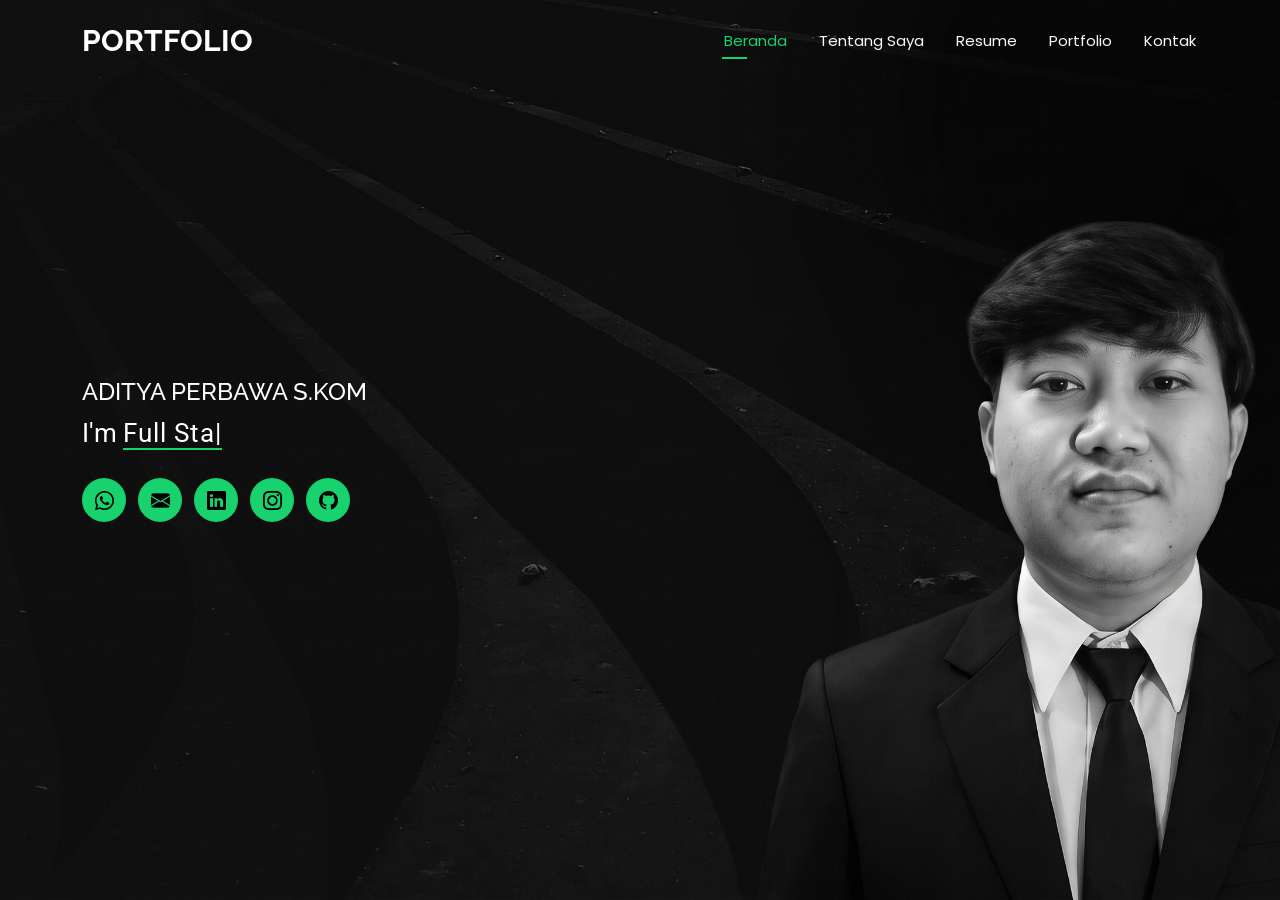
<file: index.html>
<!doctype html>
<html lang="en">
  <head>
    <meta charset="utf-8" />
    <meta content="width=device-width, initial-scale=1.0" name="viewport" />
    <title>PORTFOLIO | Home</title>
    <meta name="description" content="" />
    <meta name="keywords" content="" />

    <!-- Favicons -->
    <link href="assets/img/favicon.png" rel="icon" />
    <link href="assets/img/apple-touch-icon.png" rel="apple-touch-icon" />

    <!-- Fonts -->
    <link href="https://fonts.googleapis.com" rel="preconnect" />
    <link href="https://fonts.gstatic.com" rel="preconnect" crossorigin />
    <link
      href="https://fonts.googleapis.com/css2?family=Roboto:ital,wght@0,100;0,300;0,400;0,500;0,700;0,900;1,100;1,300;1,400;1,500;1,700;1,900&family=Poppins:ital,wght@0,100;0,200;0,300;0,400;0,500;0,600;0,700;0,800;0,900;1,100;1,200;1,300;1,400;1,500;1,600;1,700;1,800;1,900&family=Raleway:ital,wght@0,100;0,200;0,300;0,400;0,500;0,600;0,700;0,800;0,900;1,100;1,200;1,300;1,400;1,500;1,600;1,700;1,800;1,900&display=swap"
      rel="stylesheet"
    />

    <!-- Vendor CSS Files -->
    <link
      href="assets/vendor/bootstrap/css/bootstrap.min.css"
      rel="stylesheet"
    />
    <link
      href="assets/vendor/bootstrap-icons/bootstrap-icons.css"
      rel="stylesheet"
    />
    <link href="assets/vendor/aos/aos.css" rel="stylesheet" />
    <link href="assets/vendor/swiper/swiper-bundle.min.css" rel="stylesheet" />
    <link
      href="assets/vendor/glightbox/css/glightbox.min.css"
      rel="stylesheet"
    />

    <!-- Main CSS File -->
    <link href="assets/css/main.css" rel="stylesheet" />

    <!-- =======================================================
  * Template Name: PORTFOLIO
  * Template URL: https://bootstrapmade.com/personal-free-resume-bootstrap-template/
  * Updated: Mar 05 2025 with Bootstrap v5.3.3
  * Author: BootstrapMade.com
  * License: https://bootstrapmade.com/license/
  ======================================================== -->
  </head>

  <body class="index-page">
    <header id="header" class="header d-flex align-items-center fixed-top">
      <div
        class="container-fluid container-xl position-relative d-flex align-items-center justify-content-between"
      >
        <a href="index.html" class="logo d-flex align-items-center">
          <!-- Uncomment the line below if you also wish to use an image logo -->
          <!-- <img src="assets/img/logo.webp" alt=""> -->
          <h1 class="sitename">PORTFOLIO</h1>
        </a>

        <nav id="navmenu" class="navmenu">
          <ul>
            <li><a href="index.html" class="active">Beranda</a></li>
            <li><a href="about.html">Tentang Saya</a></li>
            <li><a href="resume.html">Resume</a></li>
            <li><a href="portfolio.html">Portfolio</a></li>
            <li><a href="contact.html">Kontak</a></li>
          </ul>
          <i class="mobile-nav-toggle d-xl-none bi bi-list"></i>
        </nav>
      </div>
    </header>

    <main class="main">
      <!-- Hero Section -->
      <section id="hero" class="hero section dark-background">
        <img src="assets/img/hero-bg.jpg" alt="" data-aos="fade-in" />

        <div class="container" data-aos="zoom-out" data-aos-delay="100">
          <h4>ADITYA PERBAWA S.KOM</h4>
          <p>
            I'm
            <span
              class="typed"
              data-typed-items="Full Stack Developer,Software Engineer"
            ></span
            ><span class="typed-cursor typed-cursor--blink"></span>
          </p>
          <div
            class="social-links portfolio-social-links"
            aria-label="Social media and contact links"
          >
            <a href="contact.html" aria-label="WhatsApp" title="WhatsApp">
              <i class="bi bi-whatsapp" aria-hidden="true"></i>
            </a>
            <a href="contact.html" aria-label="Gmail" title="Gmail">
              <i class="bi bi-envelope-fill" aria-hidden="true"></i>
            </a>
            <a href="contact.html" aria-label="LinkedIn" title="LinkedIn">
              <i class="bi bi-linkedin" aria-hidden="true"></i>
            </a>
            <a href="contact.html" aria-label="Instagram" title="Instagram">
              <i class="bi bi-instagram" aria-hidden="true"></i>
            </a>
            <a href="contact.html" aria-label="GitHub" title="GitHub">
              <i class="bi bi-github" aria-hidden="true"></i>
            </a>
          </div>
        </div>
      </section>
      <!-- /Hero Section -->
    </main>

    <!-- Scroll Top -->
    <a
      href="#"
      id="scroll-top"
      class="scroll-top d-flex align-items-center justify-content-center"
      ><i class="bi bi-arrow-up-short"></i
    ></a>

    <!-- Preloader -->
    <div id="preloader"></div>

    <!-- Vendor JS Files -->
    <script src="assets/vendor/bootstrap/js/bootstrap.bundle.min.js"></script>
    <script src="assets/vendor/aos/aos.js"></script>
    <script src="assets/vendor/typed.js/typed.umd.js"></script>
    <script src="assets/vendor/swiper/swiper-bundle.min.js"></script>
    <script src="assets/vendor/glightbox/js/glightbox.min.js"></script>
    <script src="assets/vendor/imagesloaded/imagesloaded.pkgd.min.js"></script>
    <script src="assets/vendor/isotope-layout/isotope.pkgd.min.js"></script>

    <!-- Main JS File -->
    <script src="assets/js/main.js"></script>
  </body>
</html>
</file>
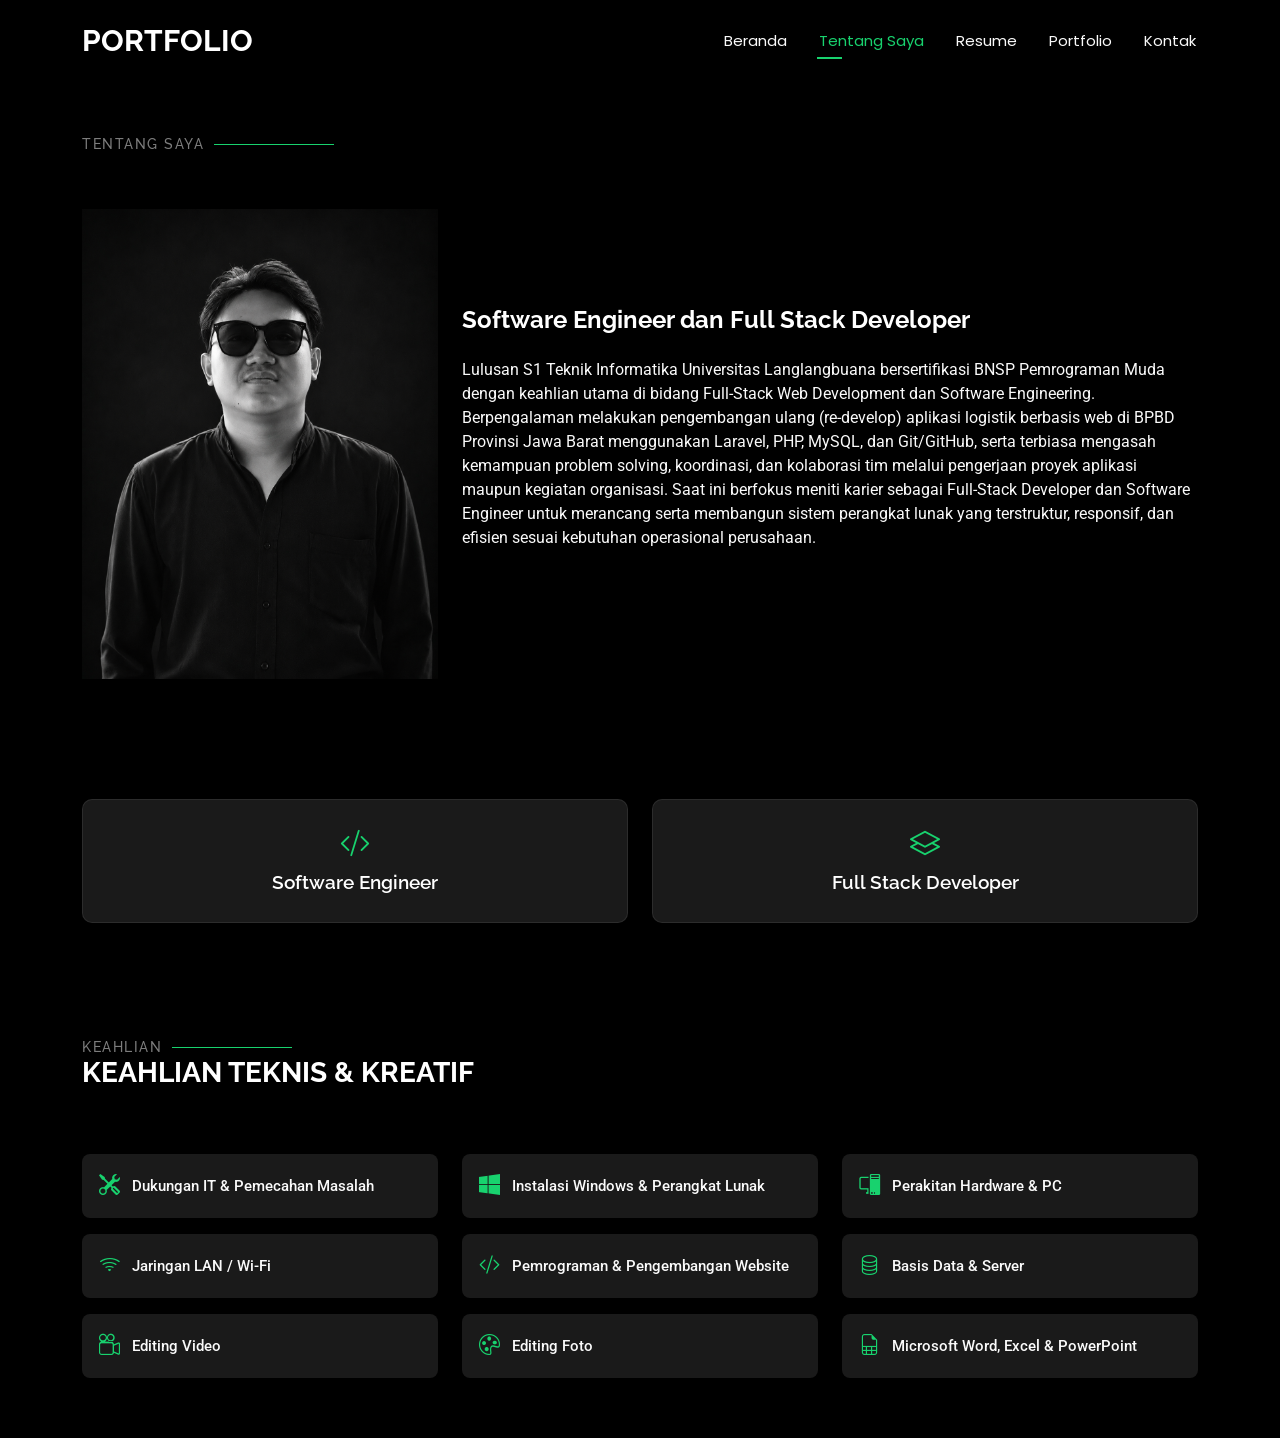
<file: about.html>
<!doctype html>
<html lang="en">
  <head>
    <meta charset="utf-8" />
    <meta content="width=device-width, initial-scale=1.0" name="viewport" />
    <title>PORTFOLIO | About Me</title>
    <meta name="description" content="" />
    <meta name="keywords" content="" />

    <!-- Favicons -->
    <link href="assets/img/favicon.png" rel="icon" />
    <link href="assets/img/apple-touch-icon.png" rel="apple-touch-icon" />

    <!-- Fonts -->
    <link href="https://fonts.googleapis.com" rel="preconnect" />
    <link href="https://fonts.gstatic.com" rel="preconnect" crossorigin />
    <link
      href="https://fonts.googleapis.com/css2?family=Roboto:ital,wght@0,100;0,300;0,400;0,500;0,700;0,900;1,100;1,300;1,400;1,500;1,700;1,900&family=Poppins:ital,wght@0,100;0,200;0,300;0,400;0,500;0,600;0,700;0,800;0,900;1,100;1,200;1,300;1,400;1,500;1,600;1,700;1,800;1,900&family=Raleway:ital,wght@0,100;0,200;0,300;0,400;0,500;0,600;0,700;0,800;0,900;1,100;1,200;1,300;1,400;1,500;1,600;1,700;1,800;1,900&display=swap"
      rel="stylesheet"
    />

    <!-- Vendor CSS Files -->
    <link
      href="assets/vendor/bootstrap/css/bootstrap.min.css"
      rel="stylesheet"
    />
    <link
      href="assets/vendor/bootstrap-icons/bootstrap-icons.css"
      rel="stylesheet"
    />
    <link href="assets/vendor/aos/aos.css" rel="stylesheet" />
    <link href="assets/vendor/swiper/swiper-bundle.min.css" rel="stylesheet" />
    <link
      href="assets/vendor/glightbox/css/glightbox.min.css"
      rel="stylesheet"
    />

    <!-- Main CSS File -->
    <link href="assets/css/main.css" rel="stylesheet" />

    <!-- =======================================================
  * Template Name: PORTFOLIO
  * Template URL: https://bootstrapmade.com/personal-free-resume-bootstrap-template/
  * Updated: Mar 05 2025 with Bootstrap v5.3.3
  * Author: BootstrapMade.com
  * License: https://bootstrapmade.com/license/
  ======================================================== -->
  </head>

  <body class="about-page">
    <header id="header" class="header d-flex align-items-center fixed-top">
      <div
        class="container-fluid container-xl position-relative d-flex align-items-center justify-content-between"
      >
        <a href="index.html" class="logo d-flex align-items-center">
          <!-- Uncomment the line below if you also wish to use an image logo -->
          <!-- <img src="assets/img/logo.webp" alt=""> -->
          <h1 class="sitename">PORTFOLIO</h1>
        </a>

        <nav id="navmenu" class="navmenu">
          <ul>
            <li><a href="index.html">Beranda</a></li>
            <li><a href="about.html" class="active">Tentang Saya</a></li>
            <li><a href="resume.html">Resume</a></li>
            <li><a href="portfolio.html">Portfolio</a></li>
            <li><a href="contact.html">Kontak</a></li>
          </ul>
          <i class="mobile-nav-toggle d-xl-none bi bi-list"></i>
        </nav>
      </div>
    </header>

    <main class="main">
      <!-- About Section -->
      <section id="about" class="about section">
        <div class="container section-title" data-aos="fade-up">
          <h2>Tentang Saya</h2>
        </div>

        <div class="container" data-aos="fade-up" data-aos-delay="100">
          <div class="row gy-4 align-items-center">
            <!-- Profile Image -->
            <div class="col-lg-4 col-md-5">
              <img
                src="assets/img/profile-img.png"
                class="img-fluid"
                alt="Aditya Perbawa"
                style="
                  width: 100%;
                  max-height: 470px;
                  object-fit: cover;
                  object-position: center;
                "
              />
            </div>

            <div class="col-lg-8 content">
              <h2>Software Engineer dan Full Stack Developer</h2>

              <p class="py-3">
                Lulusan S1 Teknik Informatika Universitas Langlangbuana
                bersertifikasi BNSP Pemrograman Muda dengan keahlian utama di
                bidang Full-Stack Web Development dan Software Engineering.
                Berpengalaman melakukan pengembangan ulang (re-develop)
                aplikasi logistik berbasis web di BPBD Provinsi Jawa Barat
                menggunakan Laravel, PHP, MySQL, dan Git/GitHub, serta terbiasa
                mengasah kemampuan problem solving, koordinasi, dan kolaborasi
                tim melalui pengerjaan proyek aplikasi maupun kegiatan
                organisasi. Saat ini berfokus meniti karier sebagai Full-Stack
                Developer dan Software Engineer untuk merancang serta membangun
                sistem perangkat lunak yang terstruktur, responsif, dan efisien
                sesuai kebutuhan operasional perusahaan.
              </p>
            </div>
          </div>
        </div>
      </section>
      <!-- /About Section -->

      <!-- Professional Roles Section -->
      <section id="roles" class="roles section">
        <div class="container" data-aos="fade-up" data-aos-delay="100">
          <div class="row gy-4">
            <div class="col-lg-6 col-md-6">
              <div class="role-card">
                <i class="bi bi-code-slash" aria-hidden="true"></i>
                <h3>Software Engineer</h3>
              </div>
            </div>
            <div class="col-lg-6 col-md-6">
              <div class="role-card">
                <i class="bi bi-layers" aria-hidden="true"></i>
                <h3>Full Stack Developer</h3>
              </div>
            </div>
          </div>
        </div>
      </section>
      <!-- /Professional Roles Section -->

      <!-- Skills Section -->
      <section id="skills" class="skills section">
        <div class="container section-title" data-aos="fade-up">
          <h2>Keahlian</h2>
          <div>
            <span>Keahlian</span>
            <span class="description-title">Teknis &amp; Kreatif</span>
          </div>
        </div>

        <div class="container" data-aos="fade-up" data-aos-delay="100">
          <div class="row gy-3 skills-list">
            <div class="col-lg-4 col-md-6">
              <div class="skill-item">
                <i class="bi bi-tools" aria-hidden="true"></i
                ><span>Dukungan IT &amp; Pemecahan Masalah</span>
              </div>
            </div>
            <div class="col-lg-4 col-md-6">
              <div class="skill-item">
                <i class="bi bi-windows" aria-hidden="true"></i
                ><span>Instalasi Windows &amp; Perangkat Lunak</span>
              </div>
            </div>
            <div class="col-lg-4 col-md-6">
              <div class="skill-item">
                <i class="bi bi-pc-display" aria-hidden="true"></i
                ><span>Perakitan Hardware &amp; PC</span>
              </div>
            </div>
            <div class="col-lg-4 col-md-6">
              <div class="skill-item">
                <i class="bi bi-wifi" aria-hidden="true"></i
                ><span>Jaringan LAN / Wi-Fi</span>
              </div>
            </div>
            <div class="col-lg-4 col-md-6">
              <div class="skill-item">
                <i class="bi bi-code-slash" aria-hidden="true"></i
                ><span>Pemrograman &amp; Pengembangan Website</span>
              </div>
            </div>
            <div class="col-lg-4 col-md-6">
              <div class="skill-item">
                <i class="bi bi-database" aria-hidden="true"></i
                ><span>Basis Data &amp; Server</span>
              </div>
            </div>
            <div class="col-lg-4 col-md-6">
              <div class="skill-item">
                <i class="bi bi-camera-reels" aria-hidden="true"></i
                ><span>Editing Video</span>
              </div>
            </div>
            <div class="col-lg-4 col-md-6">
              <div class="skill-item">
                <i class="bi bi-palette" aria-hidden="true"></i
                ><span>Editing Foto</span>
              </div>
            </div>
            <div class="col-lg-4 col-md-6">
              <div class="skill-item">
                <i class="bi bi-file-earmark-spreadsheet" aria-hidden="true"></i
                ><span>Microsoft Word, Excel &amp; PowerPoint</span>
              </div>
            </div>
          </div>
        </div>
      </section>
      <!-- /Skills Section -->
    </main>

    <!-- Scroll Top -->
    <a
      href="#"
      id="scroll-top"
      class="scroll-top d-flex align-items-center justify-content-center"
      ><i class="bi bi-arrow-up-short"></i
    ></a>

    <!-- Preloader -->
    <div id="preloader"></div>

    <!-- Vendor JS Files -->
    <script src="assets/vendor/bootstrap/js/bootstrap.bundle.min.js"></script>
    <script src="assets/vendor/aos/aos.js"></script>
    <script src="assets/vendor/typed.js/typed.umd.js"></script>
    <script src="assets/vendor/swiper/swiper-bundle.min.js"></script>
    <script src="assets/vendor/glightbox/js/glightbox.min.js"></script>
    <script src="assets/vendor/imagesloaded/imagesloaded.pkgd.min.js"></script>
    <script src="assets/vendor/isotope-layout/isotope.pkgd.min.js"></script>

    <!-- Main JS File -->
    <script src="assets/js/main.js"></script>
  </body>
</html>
</file>
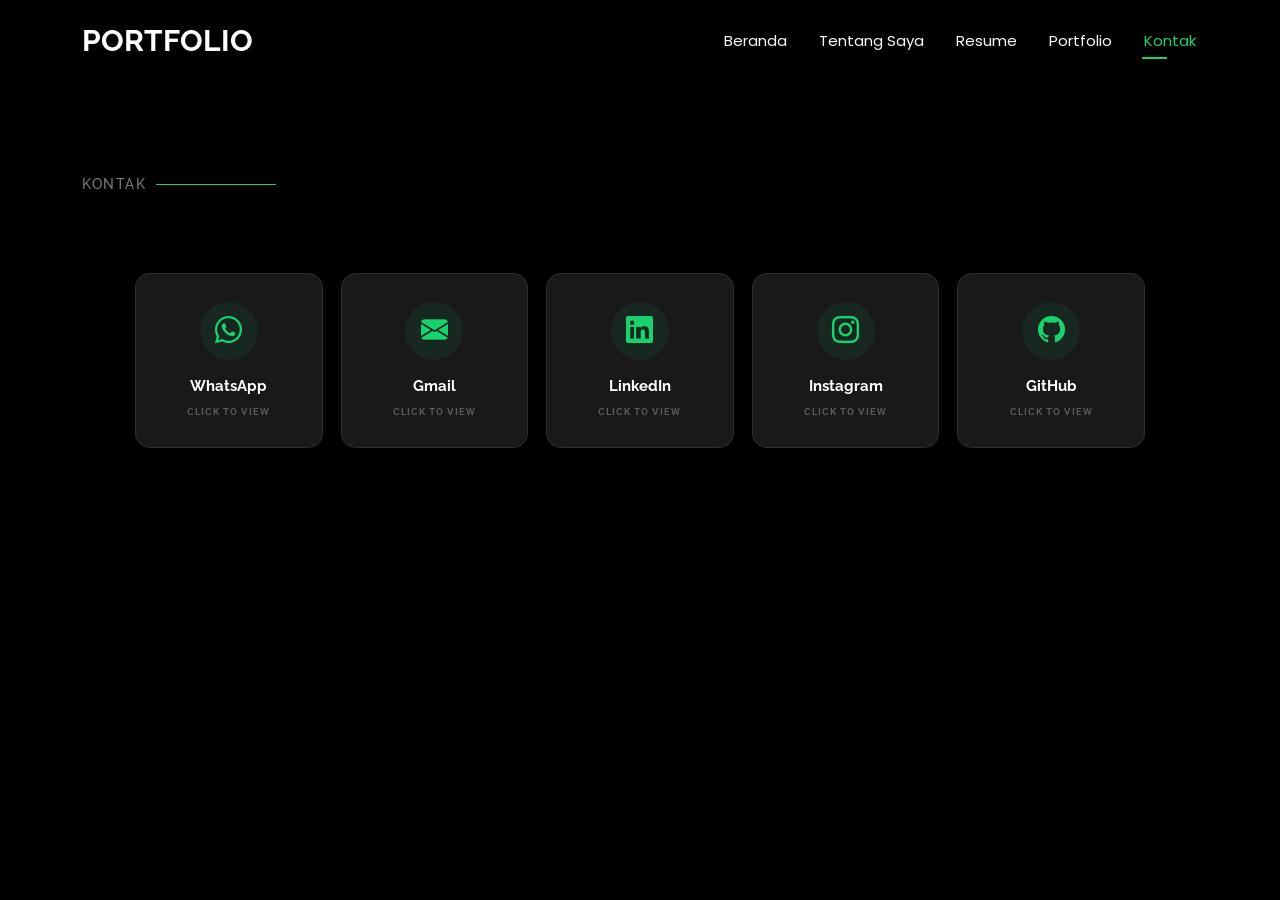
<file: contact.html>
<!doctype html>
<html lang="id">
  <head>
    <meta charset="utf-8" />
    <meta content="width=device-width, initial-scale=1.0" name="viewport" />

    <title>PORTFOLIO | Kontak - Aditya Perbawa</title>

    <meta
      name="description"
      content="Hubungi Aditya Perbawa melalui WhatsApp, Gmail, LinkedIn, Instagram, dan GitHub."
    />
    <meta
      name="keywords"
      content="Aditya Perbawa, Kontak, WhatsApp, Gmail, LinkedIn"
    />

    <!-- Favicon -->
    <link href="assets/img/favicon.png" rel="icon" />
    <link href="assets/img/apple-touch-icon.png" rel="apple-touch-icon" />

    <!-- Fonts -->
    <link rel="preconnect" href="https://fonts.googleapis.com" />
    <link rel="preconnect" href="https://fonts.gstatic.com" crossorigin />

    <link
      href="https://fonts.googleapis.com/css2?family=Roboto:wght@300;400;500;600;700;800&family=Poppins:wght@300;400;500;600;700&family=Raleway:wght@400;500;600;700;800&display=swap"
      rel="stylesheet"
    />

    <!-- Vendor CSS -->
    <link
      href="assets/vendor/bootstrap/css/bootstrap.min.css"
      rel="stylesheet"
    />
    <link
      href="assets/vendor/bootstrap-icons/bootstrap-icons.css"
      rel="stylesheet"
    />
    <link href="assets/vendor/aos/aos.css" rel="stylesheet" />

    <!-- Main CSS -->
    <link href="assets/css/main.css" rel="stylesheet" />

    <!-- ========================================= -->
    <!-- CUSTOM CONTACT CSS -->
    <!-- ========================================= -->

    <style>
      :root {
        --contact-green: #18d26e;
        --contact-green-light: #8fffc0;
        --contact-card: #191919;
      }

      /* CONTACT SECTION */

      .contact.section {
        padding-top: 100px;
        padding-bottom: 100px;
        min-height: 75vh;
      }

      .contact-social-wrap {
        max-width: 1050px;
        margin: 0 auto;
        text-align: center;
      }

      .contact-intro {
        color: #aaa;
        font-size: 15px;
        margin-bottom: 35px;
      }

      /* CONTACT GRID */

      .contact-methods {
        display: grid;

        grid-template-columns: repeat(5, minmax(0, 1fr));

        gap: 18px;

        width: 100%;
      }

      /* CONTACT CARD */

      .contact-card {
        position: relative;

        display: flex;
        flex-direction: column;
        align-items: center;
        justify-content: center;

        min-height: 175px;
        padding: 25px 12px;

        overflow: hidden;

        background: var(--contact-card);

        border: 1px solid rgba(255, 255, 255, 0.09);
        border-radius: 15px;

        color: #fff;
        text-decoration: none;

        cursor: pointer;

        transition:
          transform 0.35s cubic-bezier(0.2, 0.8, 0.2, 1),
          border-color 0.35s ease,
          box-shadow 0.35s ease,
          background 0.35s ease;
      }

      /* MOVING GREEN LINE */

      .contact-card::before {
        content: "";

        position: absolute;

        top: 0;
        left: -100%;

        width: 100%;
        height: 2px;

        background: linear-gradient(
          90deg,
          transparent,
          var(--contact-green),
          var(--contact-green-light),
          var(--contact-green),
          transparent
        );

        opacity: 0;

        pointer-events: none;
      }

      .contact-card:hover::before,
      .contact-card:focus-visible::before {
        opacity: 1;
        animation: contactLine 2s linear infinite;
      }

      @keyframes contactLine {
        0% {
          left: -100%;
        }

        100% {
          left: 100%;
        }
      }

      /* HOVER */

      .contact-card:hover {
        transform: translateY(-8px);

        border-color: rgba(24, 210, 110, 0.5);

        background: #202020;

        box-shadow:
          0 12px 30px rgba(0, 0, 0, 0.25),
          0 0 18px rgba(24, 210, 110, 0.07);
      }

      .contact-card:active {
        transform: translateY(-2px) scale(0.96);
      }

      .contact-card:focus-visible {
        outline: 2px solid var(--contact-green);
        outline-offset: 4px;
      }

      /* ICON */

      .contact-icon {
        display: flex;
        align-items: center;
        justify-content: center;

        width: 58px;
        height: 58px;

        margin-bottom: 15px;

        border-radius: 50%;

        background: rgba(24, 210, 110, 0.08);

        color: var(--contact-green);

        transition:
          transform 0.4s ease,
          background 0.4s ease,
          box-shadow 0.4s ease;
      }

      .contact-icon i {
        font-size: 27px;
      }

      .contact-card:hover .contact-icon {
        transform: scale(1.12) rotate(-5deg);

        background: var(--contact-green);

        color: #101010;

        box-shadow: 0 0 22px rgba(24, 210, 110, 0.25);
      }

      /* CONTACT LABEL */

      .contact-name {
        font-family: "Raleway", sans-serif;

        color: #fff;

        font-size: 15px;
        font-weight: 700;

        margin-bottom: 7px;
      }

      /* CLICK HINT */

      .contact-hint {
        display: block;

        color: #777;

        font-size: 10px;
        font-weight: 600;

        letter-spacing: 1px;
        text-transform: uppercase;

        opacity: 0.7;

        transition:
          color 0.3s ease,
          opacity 0.3s ease,
          transform 0.3s ease;
      }

      .contact-card:hover .contact-hint {
        color: var(--contact-green);

        opacity: 1;

        transform: translateY(-2px);
      }

      /* ========================================= */
      /* MODAL / POPUP */
      /* ========================================= */

      .contact-modal {
        position: fixed;

        inset: 0;

        width: 100%;
        max-width: none;
        height: 100%;
        max-height: none;

        margin: 0;
        padding: 20px;

        border: none;

        background: transparent;

        color: #fff;

        overflow: auto;
      }

      .contact-modal[open] {
        display: flex;

        align-items: center;
        justify-content: center;

        animation: modalFadeIn 0.3s ease;
      }

      /* BACKGROUND BLUR */

      .contact-modal::backdrop {
        background: rgba(0, 0, 0, 0.82);

        backdrop-filter: blur(8px);
        -webkit-backdrop-filter: blur(8px);

        animation: backdropFade 0.3s ease;
      }

      /* MODAL CARD */

      .contact-modal-card {
        position: relative;

        width: 100%;
        max-width: 430px;

        padding: 40px 30px 35px;

        text-align: center;

        background: #191919;

        border: 1px solid rgba(24, 210, 110, 0.3);

        border-radius: 18px;

        box-shadow:
          0 20px 70px rgba(0, 0, 0, 0.6),
          0 0 25px rgba(24, 210, 110, 0.06);

        animation: modalZoomIn 0.4s cubic-bezier(0.2, 0.8, 0.2, 1);
      }

      /* MODAL GREEN TOP LINE */

      .contact-modal-card::before {
        content: "";

        position: absolute;

        top: 0;
        left: 15%;

        width: 70%;
        height: 2px;

        border-radius: 10px;

        background: linear-gradient(
          90deg,
          transparent,
          var(--contact-green),
          var(--contact-green-light),
          var(--contact-green),
          transparent
        );

        background-size: 200% 100%;

        animation: modalGreenLine 3s linear infinite;
      }

      @keyframes modalGreenLine {
        from {
          background-position: 100% 0;
        }

        to {
          background-position: -100% 0;
        }
      }

      /* CLOSE BUTTON */

      .contact-modal-close {
        position: absolute;

        top: 13px;
        right: 13px;

        display: flex;
        align-items: center;
        justify-content: center;

        width: 36px;
        height: 36px;

        border: 1px solid rgba(255, 255, 255, 0.12);
        border-radius: 50%;

        background: #242424;

        color: #aaa;

        cursor: pointer;

        transition:
          transform 0.3s ease,
          background 0.3s ease,
          color 0.3s ease;
      }

      .contact-modal-close:hover {
        transform: rotate(90deg);

        background: var(--contact-green);

        color: #101010;
      }

      .contact-modal-close i {
        font-size: 20px;
      }

      /* MODAL ICON */

      .contact-modal-icon {
        display: flex;
        align-items: center;
        justify-content: center;

        width: 75px;
        height: 75px;

        margin: 0 auto 20px;

        border-radius: 50%;

        background: rgba(24, 210, 110, 0.1);

        color: var(--contact-green);

        box-shadow: 0 0 25px rgba(24, 210, 110, 0.08);
      }

      .contact-modal-icon i {
        font-size: 35px;
      }

      /* MODAL TEXT */

      .contact-modal-title {
        font-family: "Raleway", sans-serif;

        font-size: 23px;
        font-weight: 700;

        color: #fff;

        margin-bottom: 10px;
      }

      .contact-modal-description {
        font-size: 13px;

        line-height: 1.7;

        color: #999;

        margin-bottom: 25px;
      }

      /* PLAIN CONTACT VALUE */

      .contact-value-box {
        display: block;

        width: 100%;

        padding: 17px 12px;

        border: 1px solid rgba(24, 210, 110, 0.25);

        border-radius: 10px;

        background: rgba(24, 210, 110, 0.06);

        color: var(--contact-green-light);

        font-size: 17px;
        font-weight: 600;

        letter-spacing: 0.3px;

        overflow-wrap: anywhere;
        user-select: text;
      }

      /* PROFILE LINK (only for LinkedIn, Instagram, GitHub) */

      .contact-modal-link {
        display: inline-flex;
        align-items: center;
        justify-content: center;
        gap: 8px;
        margin-top: 18px;
        padding: 11px 24px;
        border: 1px solid var(--contact-green);
        border-radius: 30px;
        background: var(--contact-green);
        color: #101010;
        font-family: "Poppins", sans-serif;
        font-size: 12px;
        font-weight: 700;
        letter-spacing: 0.6px;
        text-decoration: none;
        transition: all 0.25s ease;
      }

      .contact-modal-link:hover {
        background: transparent;
        color: var(--contact-green);
      }

      .contact-modal-link[hidden] {
        display: none;
      }

      .contact-modal-note {
        font-size: 11px;

        color: #777;

        margin-top: 17px;
        margin-bottom: 0;
      }

      /* MODAL ANIMATIONS */

      @keyframes modalFadeIn {
        from {
          opacity: 0;
        }

        to {
          opacity: 1;
        }
      }

      @keyframes backdropFade {
        from {
          opacity: 0;
        }

        to {
          opacity: 1;
        }
      }

      @keyframes modalZoomIn {
        from {
          opacity: 0;
          transform: scale(0.88) translateY(18px);
        }

        to {
          opacity: 1;
          transform: scale(1) translateY(0);
        }
      }

      /* RESPONSIVE */

      @media (max-width: 991px) {
        .contact-methods {
          grid-template-columns: repeat(3, minmax(0, 1fr));
        }
      }

      @media (max-width: 576px) {
        .contact.section {
          padding-top: 85px;
          padding-bottom: 60px;
        }

        .contact-methods {
          grid-template-columns: repeat(2, minmax(0, 1fr));

          gap: 12px;
        }

        .contact-card {
          min-height: 150px;
          padding: 20px 8px;
        }

        .contact-icon {
          width: 50px;
          height: 50px;
        }

        .contact-icon i {
          font-size: 23px;
        }

        .contact-name {
          font-size: 14px;
        }

        .contact-modal-card {
          padding: 40px 20px 28px;
        }

        .contact-modal-title {
          font-size: 21px;
        }

        .contact-value-box {
          font-size: 15px;
        }
      }

      /* REDUCED MOTION */

      @media (prefers-reduced-motion: reduce) {
        .contact-card,
        .contact-icon,
        .contact-hint,
        .contact-modal-card,
        .contact-modal-close {
          transition: none !important;
          animation: none !important;
        }

        .contact-card::before,
        .contact-modal-card::before {
          animation: none !important;
        }
      }
    </style>
  </head>

  <body class="contact-page">
    <!-- ========================================= -->
    <!-- HEADER -->
    <!-- ========================================= -->

    <header id="header" class="header d-flex align-items-center fixed-top">
      <div
        class="container-fluid container-xl position-relative d-flex align-items-center justify-content-between"
      >
        <a href="index.html" class="logo d-flex align-items-center">
          <h1 class="sitename">PORTFOLIO</h1>
        </a>

        <nav id="navmenu" class="navmenu">
          <ul>
            <li><a href="index.html">Beranda</a></li>

            <li><a href="about.html">Tentang Saya</a></li>

            <li><a href="resume.html">Resume</a></li>

            <li><a href="portfolio.html">Portfolio</a></li>

            <li><a href="contact.html" class="active">Kontak</a></li>
          </ul>

          <i class="mobile-nav-toggle d-xl-none bi bi-list"></i>
        </nav>
      </div>
    </header>

    <!-- /HEADER -->

    <main class="main">
      <!-- ========================================= -->
      <!-- CONTACT SECTION -->
      <!-- ========================================= -->

      <section id="contact" class="contact section">
        <div class="container" data-aos="fade-up">
          <!-- TITLE -->

          <div class="section-title">
            <h2>Kontak</h2>
          </div>

          <div class="contact-social-wrap">
            <!-- CONTACT CARDS -->

            <div class="contact-methods">
              <!-- WHATSAPP -->

              <button
                type="button"
                class="contact-card js-contact-modal"
                data-contact-type="whatsapp"
                aria-label="Lihat nomor WhatsApp"
              >
                <span class="contact-icon">
                  <i class="bi bi-whatsapp"></i>
                </span>

                <span class="contact-name">WhatsApp</span>

                <span class="contact-hint"> CLICK TO VIEW </span>
              </button>

              <!-- GMAIL -->

              <button
                type="button"
                class="contact-card js-contact-modal"
                data-contact-type="gmail"
                aria-label="Lihat alamat Gmail"
              >
                <span class="contact-icon">
                  <i class="bi bi-envelope-fill"></i>
                </span>

                <span class="contact-name">Gmail</span>

                <span class="contact-hint"> CLICK TO VIEW </span>
              </button>

              <!-- LINKEDIN -->

              <button
                type="button"
                class="contact-card js-contact-modal"
                data-contact-type="linkedin"
                aria-label="Lihat profil LinkedIn"
              >
                <span class="contact-icon">
                  <i class="bi bi-linkedin"></i>
                </span>

                <span class="contact-name">LinkedIn</span>

                <span class="contact-hint"> CLICK TO VIEW </span>
              </button>

              <!-- INSTAGRAM -->

              <button
                type="button"
                class="contact-card js-contact-modal"
                data-contact-type="instagram"
                aria-label="Lihat profil Instagram"
              >
                <span class="contact-icon">
                  <i class="bi bi-instagram"></i>
                </span>

                <span class="contact-name">Instagram</span>

                <span class="contact-hint"> CLICK TO VIEW </span>
              </button>

              <!-- GITHUB -->

              <button
                type="button"
                class="contact-card js-contact-modal"
                data-contact-type="github"
                aria-label="Lihat profil GitHub"
              >
                <span class="contact-icon">
                  <i class="bi bi-github"></i>
                </span>

                <span class="contact-name">GitHub</span>

                <span class="contact-hint"> CLICK TO VIEW </span>
              </button>
            </div>
          </div>
        </div>
      </section>

      <!-- /CONTACT SECTION -->

      <!-- ========================================= -->
      <!-- CONTACT MODAL -->
      <!-- ========================================= -->

      <dialog
        id="contactDialog"
        class="contact-modal"
        aria-labelledby="contactModalTitle"
      >
        <div class="contact-modal-card">
          <!-- CLOSE BUTTON -->

          <button
            type="button"
            class="contact-modal-close"
            id="closeContactModal"
            aria-label="Tutup popup"
          >
            <i class="bi bi-x-lg"></i>
          </button>

          <!-- ICON -->

          <div class="contact-modal-icon">
            <i id="contactModalIcon" class="bi bi-whatsapp"></i>
          </div>

          <!-- TITLE -->

          <h3 class="contact-modal-title" id="contactModalTitle">WhatsApp</h3>

          <!-- DESCRIPTION -->

          <p class="contact-modal-description" id="contactModalDescription">
            Anda dapat menghubungi saya melalui nomor WhatsApp berikut.
          </p>

          <!-- CONTACT VALUE -->
          <!-- Plain text, bukan link -->

          <div
            class="contact-value-box"
            id="contactModalValue"
            aria-live="polite"
          >
            Nomor WhatsApp Anda
          </div>

          <!-- PROFILE LINK -->
          <!-- Hanya tampil untuk LinkedIn, Instagram, dan GitHub -->

          <a
            class="contact-modal-link"
            id="contactModalLink"
            href="#"
            target="_blank"
            rel="noopener noreferrer"
            hidden
          >
            Buka Profil
          </a>
        </div>
      </dialog>

      <!-- /CONTACT MODAL -->

      <!-- LINK NOTIFICATION -->

      <div
        id="contactToast"
        role="status"
        aria-live="polite"
        style="
          position: fixed;
          bottom: 25px;
          left: 50%;
          transform: translateX(-50%) translateY(20px);
          z-index: 99999;
          padding: 12px 20px;
          background: #191919;
          border: 1px solid rgba(24, 210, 110, 0.4);
          border-radius: 9px;
          color: #fff;
          font-size: 13px;
          opacity: 0;
          visibility: hidden;
          transition: all 0.3s ease;
          text-align: center;
          width: max-content;
          max-width: calc(100% - 30px);
        "
      ></div>
    </main>

    <!-- SCROLL TOP -->

    <a
      href="#"
      id="scroll-top"
      class="scroll-top d-flex align-items-center justify-content-center"
      aria-label="Scroll to top"
    >
      <i class="bi bi-arrow-up-short"></i>
    </a>

    <!-- PRELOADER -->

    <div id="preloader"></div>

    <!-- VENDOR JS -->

    <script src="assets/vendor/bootstrap/js/bootstrap.bundle.min.js"></script>

    <script src="assets/vendor/aos/aos.js"></script>

    <!-- MAIN JS -->

    <script src="assets/js/main.js"></script>

    <!-- ========================================= -->
    <!-- CONTACT JAVASCRIPT -->
    <!-- ========================================= -->

    <script>
      document.addEventListener("DOMContentLoaded", function () {
        // ======================================
        // CONTACT DATA
        // Ganti bagian value sesuai kontak Anda
        // ======================================

        const contactDetails = {
          whatsapp: {
            title: "WhatsApp",

            description:
              "Anda dapat menghubungi saya melalui nomor WhatsApp berikut.",

            value: "+62882002733788",

            icon: "bi bi-whatsapp",
          },

          gmail: {
            title: "Gmail",

            description:
              "Anda dapat menghubungi saya melalui alamat email berikut.",

            value: "adityaperbawa9@gmail.com",

            icon: "bi bi-envelope-fill",
          },

          linkedin: {
            title: "LinkedIn",

            description:
              "Anda dapat menghubungi saya melalui profil LinkedIn berikut.",

            value: "linkedin.com/in/aditya-perbawa",

            icon: "bi bi-linkedin",

            url: "https://www.linkedin.com/in/aditya-perbawa/",

            linkLabel: "Buka Profil LinkedIn",
          },

          instagram: {
            title: "Instagram",

            description:
              "Anda dapat menghubungi saya melalui profil Instagram berikut.",

            value: "instagram.com/adityaperbawa_",

            icon: "bi bi-instagram",

            url: "https://www.instagram.com/adityaperbawa_/",

            linkLabel: "Kunjungi Instagram",
          },

          github: {
            title: "GitHub",

            description:
              "Anda dapat melihat karya dan proyek saya melalui profil GitHub berikut.",

            value: "github.com/adityaperbawa",

            icon: "bi bi-github",

            url: "https://github.com/adityaperbawa",

            linkLabel: "Kunjungi GitHub",
          },
        };

        // ======================================
        // MODAL ELEMENTS
        // ======================================

        const dialog = document.getElementById("contactDialog");

        const modalTitle = document.getElementById("contactModalTitle");

        const modalDescription = document.getElementById(
          "contactModalDescription",
        );

        const modalValue = document.getElementById("contactModalValue");

        const modalIcon = document.getElementById("contactModalIcon");

        const modalLink = document.getElementById("contactModalLink");

        const closeButton = document.getElementById("closeContactModal");

        // ======================================
        // OPEN MODAL
        // ======================================

        document
          .querySelectorAll(".js-contact-modal")
          .forEach(function (button) {
            button.addEventListener("click", function () {
              const type = button.dataset.contactType;

              const data = contactDetails[type];

              if (!data) {
                return;
              }

              modalTitle.textContent = data.title;

              modalDescription.textContent = data.description;

              modalValue.textContent = data.value;

              modalIcon.className = data.icon;

              // Show the profile link only for LinkedIn, Instagram, and
              // GitHub; WhatsApp and Gmail have no url, so it stays hidden.

              if (data.url) {
                modalLink.href = data.url;

                modalLink.textContent = data.linkLabel || "Buka Profil";

                modalLink.hidden = false;
              } else {
                modalLink.hidden = true;
              }

              // Open overlay without leaving Contact page

              if (!dialog.open) {
                dialog.showModal();
              }

              closeButton.focus();
            });
          });

        // ======================================
        // CLOSE MODAL
        // ======================================

        closeButton.addEventListener("click", function () {
          dialog.close();
        });

        // Close when backdrop is clicked

        dialog.addEventListener("click", function (event) {
          if (event.target === dialog) {
            dialog.close();
          }
        });

        // Escape is handled by native dialog behavior.
        // Focus returns to the previously activated control.

        // ======================================
        // TOAST NOTIFICATION
        // ======================================

        const toast = document.getElementById("contactToast");

        let toastTimer;

        function showToast(message) {
          toast.textContent = message;

          toast.style.opacity = "1";

          toast.style.visibility = "visible";

          toast.style.transform = "translateX(-50%) translateY(0)";

          clearTimeout(toastTimer);

          toastTimer = setTimeout(function () {
            toast.style.opacity = "0";

            toast.style.visibility = "hidden";

            toast.style.transform = "translateX(-50%) translateY(20px)";
          }, 2800);
        }
      });
    </script>
  </body>
</html>
</file>
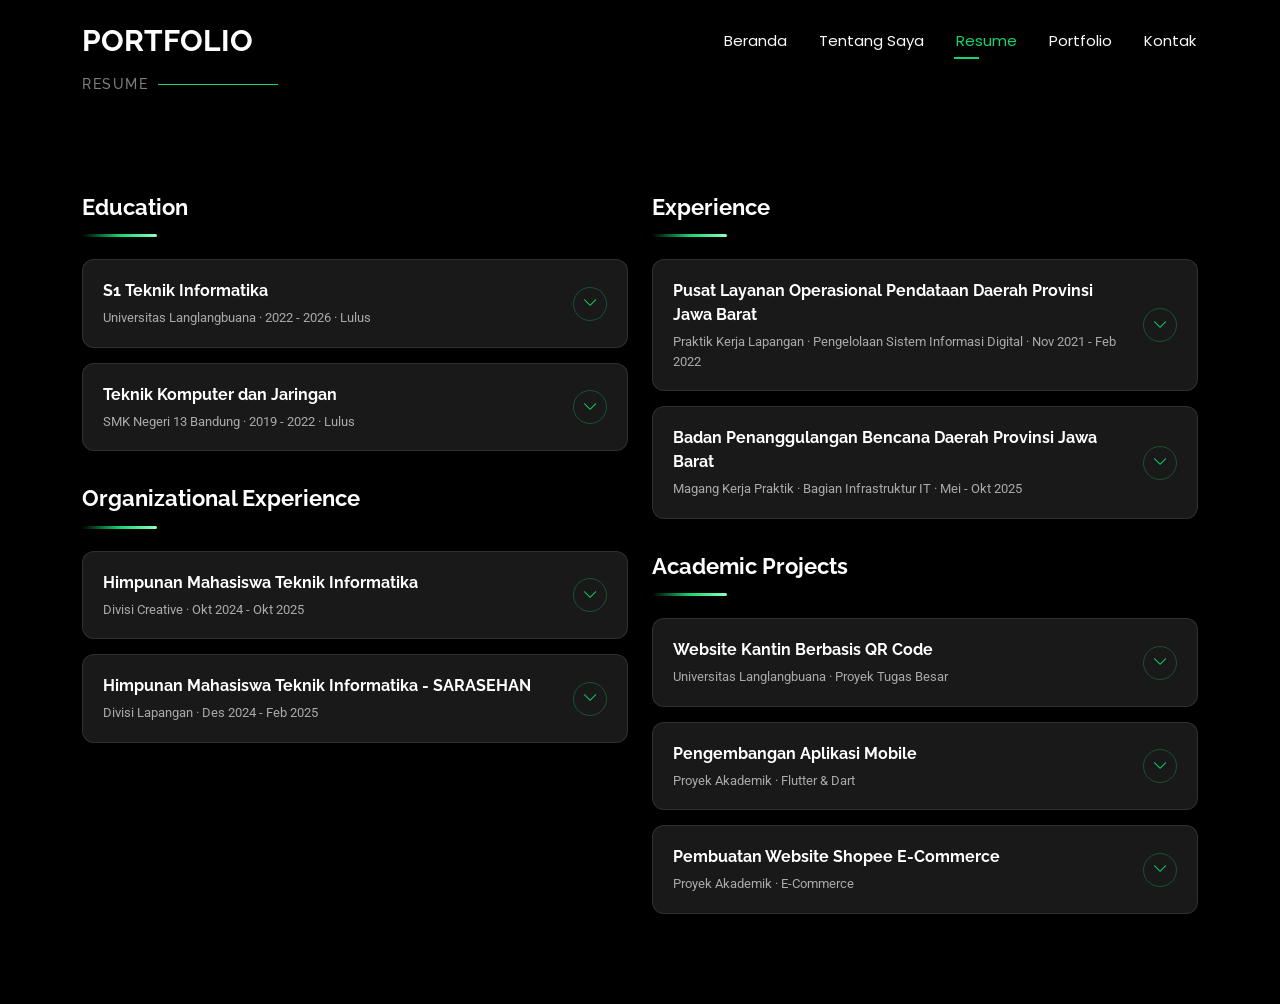
<file: resume.html>
<!doctype html>
<html lang="id">
  <head>
    <meta charset="utf-8" />
    <meta name="viewport" content="width=device-width, initial-scale=1.0" />

    <title>PORTFOLIO | Resume - Aditya Perbawa</title>

    <meta
      name="description"
      content="Resume Aditya Perbawa, lulusan S1 Teknik Informatika."
    />
    <meta
      name="keywords"
      content="Aditya Perbawa, Software Engineer, Data Analyst, IT Support"
    />

    <!-- Favicon -->
    <link href="assets/img/favicon.png" rel="icon" />
    <link href="assets/img/apple-touch-icon.png" rel="apple-touch-icon" />

    <!-- Fonts -->
    <link rel="preconnect" href="https://fonts.googleapis.com" />
    <link rel="preconnect" href="https://fonts.gstatic.com" crossorigin />

    <link
      href="https://fonts.googleapis.com/css2?family=Roboto:wght@300;400;500;600;700;800&family=Poppins:wght@300;400;500;600;700&family=Raleway:wght@400;500;600;700;800&display=swap"
      rel="stylesheet"
    />

    <!-- Vendor CSS -->
    <link
      href="assets/vendor/bootstrap/css/bootstrap.min.css"
      rel="stylesheet"
    />
    <link
      href="assets/vendor/bootstrap-icons/bootstrap-icons.css"
      rel="stylesheet"
    />
    <link href="assets/vendor/aos/aos.css" rel="stylesheet" />

    <!-- Main CSS -->
    <link href="assets/css/main.css" rel="stylesheet" />

    <!-- ========================================= -->
    <!-- CUSTOM RESUME CSS -->
    <!-- ========================================= -->

    <style>
      :root {
        --resume-green: #18d26e;
        --resume-green-light: #8fffc0;
        --resume-card: #191919;
        --resume-border: rgba(255, 255, 255, 0.1);
      }

      /* RESUME SECTION */

      .resume.section {
        padding-top: 25px;
        padding-bottom: 75px;
      }

      /* TWO-COLUMN LAYOUT: columns align at the top, section groups
         are separated clearly so the page reads in a clear order. */

      .resume .row {
        align-items: flex-start;
      }

      .resume .col-lg-6 > .resume-title:not(:first-child) {
        margin-top: 34px;
      }

      /* SECTION TITLES */

      .resume .resume-title {
        position: relative;
        display: block;
        border: none !important;
        padding: 0 0 17px 0;
        margin: 20px 0 22px;
        font-family: "Raleway", sans-serif;
        font-size: 22px;
        font-weight: 700;
        color: #fff;
      }

      .resume .resume-title::after {
        content: "";
        position: absolute;
        bottom: 0;
        left: 0;
        width: 75px;
        height: 3px;
        border-radius: 10px;

        background: linear-gradient(
          90deg,
          transparent,
          var(--resume-green),
          var(--resume-green-light),
          var(--resume-green),
          transparent
        );

        background-size: 200% 100%;
        animation: resumeGreenLine 3s linear infinite;
      }

      /* ACCORDION CARD */

      .resume-entry {
        position: relative;
        overflow: hidden;

        margin-bottom: 15px;

        border: 1px solid var(--resume-border);
        border-radius: 12px;

        background: var(--resume-card);

        transition:
          border-color 0.35s ease,
          background 0.35s ease,
          transform 0.35s ease,
          box-shadow 0.35s ease;
      }

      /* GREEN MOVING LINE */

      .resume-entry::before {
        content: "";

        position: absolute;
        top: 0;
        left: -100%;

        width: 100%;
        height: 2px;

        background: linear-gradient(
          90deg,
          transparent,
          var(--resume-green),
          var(--resume-green-light),
          var(--resume-green),
          transparent
        );

        background-size: 200% 100%;

        opacity: 0;

        transition: opacity 0.3s ease;
        pointer-events: none;
      }

      .resume-entry:hover::before,
      .resume-entry.is-open::before {
        opacity: 1;
        animation: resumeCardLine 2.5s linear infinite;
      }

      .resume-entry:hover {
        border-color: rgba(24, 210, 110, 0.35);
        transform: translateY(-2px);

        box-shadow:
          0 8px 25px rgba(0, 0, 0, 0.18),
          0 0 12px rgba(24, 210, 110, 0.04);
      }

      .resume-entry.is-open {
        border-color: rgba(24, 210, 110, 0.45);

        box-shadow: 0 0 18px rgba(24, 210, 110, 0.06);
      }

      /* ACCORDION BUTTON */

      .resume-toggle {
        width: 100%;

        display: flex;
        align-items: center;
        justify-content: space-between;

        gap: 15px;

        padding: 19px 20px;

        border: none;
        background: transparent;

        color: #fff;
        text-align: left;

        cursor: pointer;
      }

      .resume-toggle:focus-visible {
        outline: 2px solid var(--resume-green);
        outline-offset: -4px;
        border-radius: 12px;
      }

      /* LEFT CONTENT */

      .resume-toggle-main {
        display: flex;
        flex-direction: column;
        gap: 5px;

        flex: 1;
        min-width: 0;
      }

      .resume-entry-title {
        display: block;

        font-family: "Raleway", sans-serif;
        font-size: 16px;
        font-weight: 700;

        line-height: 1.5;
        color: #fff;

        transition: color 0.3s ease;
      }

      .resume-entry:hover .resume-entry-title,
      .resume-entry.is-open .resume-entry-title {
        color: var(--resume-green);
      }

      .resume-entry-meta {
        display: block;

        font-family: "Roboto", sans-serif;
        font-size: 13px;

        line-height: 1.5;
        color: #aaa;
      }

      /* RIGHT ICON */

      .resume-toggle-icon {
        flex-shrink: 0;

        display: flex;
        align-items: center;
        justify-content: center;

        width: 34px;
        height: 34px;

        border: 1px solid rgba(24, 210, 110, 0.3);
        border-radius: 50%;

        color: var(--resume-green);

        transition:
          transform 0.4s cubic-bezier(0.2, 0.8, 0.2, 1),
          background 0.3s ease,
          border-color 0.3s ease;
      }

      .resume-toggle-icon i {
        font-size: 15px;
        transition: transform 0.4s ease;
      }

      .resume-entry.is-open .resume-toggle-icon {
        background: var(--resume-green);
        border-color: var(--resume-green);
        color: #101010;
        transform: rotate(180deg);
      }

      /* ACCORDION PANEL */

      .resume-panel {
        display: grid;
        grid-template-rows: 0fr;

        transition: grid-template-rows 0.45s cubic-bezier(0.2, 0.8, 0.2, 1);
      }

      .resume-panel-inner {
        min-height: 0;
        overflow: hidden;

        padding: 0 20px;

        opacity: 0;
        transform: translateY(-8px);

        transition:
          opacity 0.35s ease,
          transform 0.4s ease,
          padding 0.4s ease;
      }

      .resume-entry.is-open .resume-panel {
        grid-template-rows: 1fr;
      }

      .resume-entry.is-open .resume-panel-inner {
        padding: 0 20px 20px;

        opacity: 1;
        transform: translateY(0);

        transition-delay: 0.05s;
      }

      /* PANEL SEPARATOR */

      .resume-panel-inner::before {
        content: "";

        display: block;

        width: 100%;
        height: 1px;

        margin-bottom: 15px;

        background: linear-gradient(
          90deg,
          rgba(24, 210, 110, 0.45),
          rgba(255, 255, 255, 0.06),
          transparent
        );
      }

      /* PANEL TEXT */

      .resume-panel-inner p {
        font-size: 14px;
        line-height: 1.8;
        color: #c7c7c7;

        margin-bottom: 12px;
      }

      .resume-panel-inner p:last-child {
        margin-bottom: 0;
      }

      .resume-panel-inner strong {
        color: #fff;
        font-weight: 600;
      }

      .resume-panel-inner em {
        color: #aaa;
      }

      /* PANEL LIST */

      .resume-panel-inner ul {
        padding-left: 19px;
        margin: 0;
      }

      .resume-panel-inner ul li {
        padding-left: 3px;
        margin-bottom: 9px;

        font-size: 14px;
        line-height: 1.7;

        color: #c7c7c7;
      }

      .resume-panel-inner ul li::marker {
        color: var(--resume-green);
      }

      /* SMALL GREEN LABEL */

      .resume-tag {
        display: inline-block;

        padding: 5px 10px;
        margin-bottom: 12px;

        border: 1px solid rgba(24, 210, 110, 0.25);
        border-radius: 5px;

        background: rgba(24, 210, 110, 0.07);

        color: var(--resume-green);
        font-size: 11px;
        font-weight: 600;

        letter-spacing: 0.5px;
        text-transform: uppercase;
      }

      /* KEYFRAMES */

      @keyframes resumeGreenLine {
        0% {
          background-position: 100% 0;
        }

        100% {
          background-position: -100% 0;
        }
      }

      @keyframes resumeCardLine {
        0% {
          left: -100%;
        }

        100% {
          left: 100%;
        }
      }

      /* MOBILE RESPONSIVE */

      @media (max-width: 767px) {
        .resume.section {
          padding-top: 10px;
        }

        .resume .resume-title {
          font-size: 20px;
          margin-top: 28px;
        }

        .resume-toggle {
          padding: 16px;
          gap: 10px;
        }

        .resume-entry-title {
          font-size: 14px;
        }

        .resume-entry-meta {
          font-size: 12px;
        }

        .resume-panel-inner {
          padding-left: 16px;
          padding-right: 16px;
        }

        .resume-entry.is-open .resume-panel-inner {
          padding: 0 16px 17px;
        }

        .resume-panel-inner p,
        .resume-panel-inner ul li {
          font-size: 13px;
        }

        .resume-toggle-icon {
          width: 30px;
          height: 30px;
        }
      }

      /* REDUCE ANIMATION FOR ACCESSIBILITY */

      @media (prefers-reduced-motion: reduce) {
        .resume-entry,
        .resume-toggle-icon,
        .resume-panel,
        .resume-panel-inner,
        .resume .resume-title::after {
          transition: none !important;
          animation: none !important;
        }

        .resume-entry::before {
          animation: none !important;
        }
      }
    </style>
  </head>

  <body class="resume-page">
    <!-- HEADER -->

    <header id="header" class="header d-flex align-items-center fixed-top">
      <div
        class="container-fluid container-xl position-relative d-flex align-items-center justify-content-between"
      >
        <a href="index.html" class="logo d-flex align-items-center">
          <h1 class="sitename">PORTFOLIO</h1>
        </a>

        <nav id="navmenu" class="navmenu">
          <ul>
            <li><a href="index.html">Beranda</a></li>
            <li><a href="about.html">Tentang Saya</a></li>
            <li><a href="resume.html" class="active">Resume</a></li>
            <li><a href="portfolio.html">Portfolio</a></li>
            <li><a href="contact.html">Kontak</a></li>
          </ul>

          <i class="mobile-nav-toggle d-xl-none bi bi-list"></i>
        </nav>
      </div>
    </header>

    <!-- /HEADER -->

    <main class="main">
      <!-- PAGE TITLE -->

      <div class="container section-title" data-aos="fade-up">
        <h2>Resume</h2>
      </div>

      <!-- /PAGE TITLE -->

      <!-- RESUME SECTION -->

      <section id="resume" class="resume section">
        <div class="container">
          <div class="row gy-4">
            <!-- ================================= -->
            <!-- LEFT COLUMN -->
            <!-- ================================= -->

            <div class="col-lg-6" data-aos="fade-up" data-aos-delay="100">
              <!-- EDUCATION -->

              <h3 class="resume-title">Education</h3>

              <!-- UNIVERSITY -->

              <article class="resume-entry">
                <button
                  type="button"
                  class="resume-toggle"
                  aria-expanded="false"
                  aria-controls="resume-university"
                >
                  <span class="resume-toggle-main">
                    <span class="resume-entry-title">
                      S1 Teknik Informatika
                    </span>

                    <span class="resume-entry-meta">
                      Universitas Langlangbuana · 2022 - 2026 · Lulus
                    </span>
                  </span>

                  <span class="resume-toggle-icon">
                    <i class="bi bi-chevron-down"></i>
                  </span>
                </button>

                <div
                  class="resume-panel"
                  id="resume-university"
                  aria-hidden="true"
                >
                  <div class="resume-panel-inner">
                    <span class="resume-tag">Bachelor's Degree</span>

                    <p>
                      <strong>Universitas Langlangbuana</strong>
                    </p>

                    <p>
                      Lulus S1 Teknik Informatika dengan IPK 3,32/4,00 dan
                      sertifikasi BNSP Pemrograman Muda. Membangun proyek
                      aplikasi website, desktop, dan mobile dengan PHP,
                      Laravel, dan MySQL, serta mengerjakan proyek Data
                      Analyst: pengolahan, analisis, dan visualisasi data.
                    </p>

                    <p><strong>Periode:</strong> 2022 - 2026</p>

                    <p><strong>Status:</strong> Lulus</p>
                  </div>
                </div>
              </article>

              <!-- SMK -->

              <article class="resume-entry">
                <button
                  type="button"
                  class="resume-toggle"
                  aria-expanded="false"
                  aria-controls="resume-smk"
                >
                  <span class="resume-toggle-main">
                    <span class="resume-entry-title">
                      Teknik Komputer dan Jaringan
                    </span>

                    <span class="resume-entry-meta">
                      SMK Negeri 13 Bandung · 2019 - 2022 · Lulus
                    </span>
                  </span>

                  <span class="resume-toggle-icon">
                    <i class="bi bi-chevron-down"></i>
                  </span>
                </button>

                <div class="resume-panel" id="resume-smk" aria-hidden="true">
                  <div class="resume-panel-inner">
                    <span class="resume-tag">Vocational Education</span>

                    <p>
                      <strong>SMK Negeri 13 Bandung</strong>
                    </p>

                    <p>
                      Mempelajari dan mempraktikkan konfigurasi jaringan
                      komputer, instalasi perangkat keras dan sistem operasi,
                      serta troubleshooting dan pemeliharaan komputer.
                      Menyelesaikan Uji Kompetensi (UJIKOM) CISCO pada 2022.
                    </p>

                    <p><strong>Periode:</strong> 2019 - 2022</p>

                    <p><strong>Status:</strong> Lulus</p>
                  </div>
                </div>
              </article>

              <!-- ORGANIZATIONAL EXPERIENCE -->

              <h3 class="resume-title">Organizational Experience</h3>

              <!-- CREATIVE DIVISION -->

              <article class="resume-entry">
                <button
                  type="button"
                  class="resume-toggle"
                  aria-expanded="false"
                  aria-controls="resume-creative"
                >
                  <span class="resume-toggle-main">
                    <span class="resume-entry-title">
                      Himpunan Mahasiswa Teknik Informatika
                    </span>

                    <span class="resume-entry-meta">
                      Divisi Creative · Okt 2024 - Okt 2025
                    </span>
                  </span>

                  <span class="resume-toggle-icon">
                    <i class="bi bi-chevron-down"></i>
                  </span>
                </button>

                <div
                  class="resume-panel"
                  id="resume-creative"
                  aria-hidden="true"
                >
                  <div class="resume-panel-inner">
                    <span class="resume-tag">Creative Division</span>

                    <p><strong>Posisi:</strong> Anggota - Divisi Creative</p>

                    <p><strong>Periode:</strong> Oktober 2024 - Oktober 2025</p>

                    <ul>
                      <li>
                        Memproduksi desain grafis dan mengedit video untuk
                        konten visual kegiatan organisasi.
                      </li>

                      <li>
                        Mengelola media sosial himpunan dan merancang kampanye
                        kreatif untuk berbagai kegiatan.
                      </li>

                      <li>
                        Mendukung publikasi program kemahasiswaan dengan
                        menggabungkan desain dan teknologi.
                      </li>
                    </ul>
                  </div>
                </div>
              </article>

              <!-- FIELD DIVISION -->

              <article class="resume-entry">
                <button
                  type="button"
                  class="resume-toggle"
                  aria-expanded="false"
                  aria-controls="resume-sarasehan"
                >
                  <span class="resume-toggle-main">
                    <span class="resume-entry-title">
                      Himpunan Mahasiswa Teknik Informatika - SARASEHAN
                    </span>

                    <span class="resume-entry-meta">
                      Divisi Lapangan · Des 2024 - Feb 2025
                    </span>
                  </span>

                  <span class="resume-toggle-icon">
                    <i class="bi bi-chevron-down"></i>
                  </span>
                </button>

                <div
                  class="resume-panel"
                  id="resume-sarasehan"
                  aria-hidden="true"
                >
                  <div class="resume-panel-inner">
                    <span class="resume-tag">Field Division</span>

                    <p><strong>Posisi:</strong> Divisi Lapangan</p>

                    <p>
                      <strong>Periode:</strong> Desember 2024 - Februari 2025
                    </p>

                    <ul>
                      <li>
                        Menyiapkan dan memasang tenda serta membagi area
                        kegiatan, berkoordinasi dengan divisi lain.
                      </li>

                      <li>
                        Memantau keamanan lokasi dan menyelesaikan
                        permasalahan teknis di lapangan.
                      </li>

                      <li>
                        Mengelola logistik peralatan selama kegiatan
                        berlangsung.
                      </li>
                    </ul>
                  </div>
                </div>
              </article>
            </div>

            <!-- ================================= -->
            <!-- RIGHT COLUMN -->
            <!-- ================================= -->

            <div class="col-lg-6" data-aos="fade-up" data-aos-delay="200">
              <!--  EXPERIENCE -->

              <h3 class="resume-title">Experience</h3>

              <!-- PLO EXPERIENCE -->

              <article class="resume-entry">
                <button
                  type="button"
                  class="resume-toggle"
                  aria-expanded="false"
                  aria-controls="resume-plo"
                >
                  <span class="resume-toggle-main">
                    <span class="resume-entry-title">
                      Pusat Layanan Operasional Pendataan Daerah Provinsi Jawa
                      Barat
                    </span>

                    <span class="resume-entry-meta">
                      Praktik Kerja Lapangan · Pengelolaan Sistem Informasi
                      Digital · Nov 2021 - Feb 2022
                    </span>
                  </span>

                  <span class="resume-toggle-icon">
                    <i class="bi bi-chevron-down"></i>
                  </span>
                </button>

                <div class="resume-panel" id="resume-plo" aria-hidden="true">
                  <div class="resume-panel-inner">
                    <span class="resume-tag">Internship Experience</span>

                    <p><strong>Posisi:</strong> Praktik Kerja Lapangan (PKL)</p>

                    <p>
                      <strong>Divisi:</strong> Pengelolaan Sistem Informasi
                      Digital
                    </p>

                    <p><strong>Periode:</strong> November 2021 - Februari 2022</p>

                    <ul>
                      <li>
                        <strong>Network Administration:</strong>
                        Mengonfigurasi dan mengadministrasikan jaringan kantor
                        dengan router Cisco dan MikroTik.
                      </li>

                      <li>
                        <strong>Documentation Management:</strong>
                        Menyusun notulen rapat dan mendokumentasikan Standard
                        Operating Procedure (SOP) sistem di Microsoft Word.
                      </li>

                      <li>
                        <strong>Inventory &amp; Asset Management:</strong>
                        Mencatat dan mengelola inventaris perangkat, data
                        barang, dan alat tulis kantor (ATK) di Microsoft Excel.
                      </li>
                    </ul>
                  </div>
                </div>
              </article>

              <!-- BPBD EXPERIENCE -->

              <article class="resume-entry">
                <button
                  type="button"
                  class="resume-toggle"
                  aria-expanded="false"
                  aria-controls="resume-bpbd"
                >
                  <span class="resume-toggle-main">
                    <span class="resume-entry-title">
                      Badan Penanggulangan Bencana Daerah Provinsi Jawa Barat
                    </span>

                    <span class="resume-entry-meta">
                      Magang Kerja Praktik · Bagian Infrastruktur IT · Mei -
                      Okt 2025
                    </span>
                  </span>

                  <span class="resume-toggle-icon">
                    <i class="bi bi-chevron-down"></i>
                  </span>
                </button>

                <div class="resume-panel" id="resume-bpbd" aria-hidden="true">
                  <div class="resume-panel-inner">
                    <span class="resume-tag">IT Infrastructure</span>

                    <p><strong>Posisi:</strong> Magang Kerja Praktik</p>

                    <p><strong>Bagian:</strong> Infrastruktur IT</p>

                    <p><strong>Periode:</strong> Mei 2025 - Oktober 2025</p>

                    <ul>
                      <li>
                        Me-redevelop aplikasi logistik berbasis web untuk
                        mencatat arus surat dan barang masuk maupun keluar.
                      </li>

                      <li>
                        Membangun backend dengan Laravel dan PHP serta
                        database MySQL, dengan tampilan frontend yang
                        responsif dan mudah digunakan.
                      </li>

                      <li>
                        Mengelola source code secara terstruktur dan efisien
                        menggunakan Git dan GitHub.
                      </li>
                    </ul>
                  </div>
                </div>
              </article>

              <!-- ACADEMIC PROJECTS -->

              <h3 class="resume-title">Academic Projects</h3>

              <!-- QR CODE PROJECT -->

              <article class="resume-entry">
                <button
                  type="button"
                  class="resume-toggle"
                  aria-expanded="false"
                  aria-controls="resume-canteen"
                >
                  <span class="resume-toggle-main">
                    <span class="resume-entry-title">
                      Website Kantin Berbasis QR Code
                    </span>

                    <span class="resume-entry-meta">
                      Universitas Langlangbuana · Proyek Tugas Besar
                    </span>
                  </span>

                  <span class="resume-toggle-icon">
                    <i class="bi bi-chevron-down"></i>
                  </span>
                </button>

                <div
                  class="resume-panel"
                  id="resume-canteen"
                  aria-hidden="true"
                >
                  <div class="resume-panel-inner">
                    <span class="resume-tag">Web Development</span>

                    <p>
                      <strong>Proyek:</strong> Pengembangan Website Kantin
                      Berbasis QR Code.
                    </p>

                    <p><strong>Instansi:</strong> Universitas Langlangbuana</p>

                    <ul>
                      <li>
                        Mengembangkan website kantin dengan memanfaatkan
                        teknologi QR Code.
                      </li>

                      <li>
                        Mengimplementasikan bahasa pemrograman PHP dengan
                        framework Laravel.
                      </li>
                    </ul>
                  </div>
                </div>
              </article>

              <!-- MOBILE PROJECT -->

              <article class="resume-entry">
                <button
                  type="button"
                  class="resume-toggle"
                  aria-expanded="false"
                  aria-controls="resume-mobile"
                >
                  <span class="resume-toggle-main">
                    <span class="resume-entry-title">
                      Pengembangan Aplikasi Mobile
                    </span>

                    <span class="resume-entry-meta">
                      Proyek Akademik · Flutter &amp; Dart
                    </span>
                  </span>

                  <span class="resume-toggle-icon">
                    <i class="bi bi-chevron-down"></i>
                  </span>
                </button>

                <div class="resume-panel" id="resume-mobile" aria-hidden="true">
                  <div class="resume-panel-inner">
                    <span class="resume-tag">Mobile Development</span>

                    <p><strong>Proyek:</strong> Pengembangan Aplikasi Mobile</p>

                    <ul>
                      <li>
                        Mengembangkan aplikasi mobile menggunakan framework
                        Flutter dan bahasa pemrograman Dart.
                      </li>
                    </ul>
                  </div>
                </div>
              </article>

              <!-- SHOPEE E-COMMERCE PROJECT -->

              <article class="resume-entry">
                <button
                  type="button"
                  class="resume-toggle"
                  aria-expanded="false"
                  aria-controls="resume-shopee"
                >
                  <span class="resume-toggle-main">
                    <span class="resume-entry-title">
                      Pembuatan Website Shopee E-Commerce
                    </span>

                    <span class="resume-entry-meta">
                      Proyek Akademik · E-Commerce
                    </span>
                  </span>

                  <span class="resume-toggle-icon">
                    <i class="bi bi-chevron-down"></i>
                  </span>
                </button>

                <div class="resume-panel" id="resume-shopee" aria-hidden="true">
                  <div class="resume-panel-inner">
                    <span class="resume-tag">E-Commerce</span>

                    <p>
                      <strong>Proyek:</strong> Pembuatan Website Shopee
                      E-Commerce.
                    </p>

                    <ul>
                      <li>
                        Membangun website e-commerce dengan konsep seperti
                        Shopee.
                      </li>
                    </ul>
                  </div>
                </div>
              </article>
            </div>
          </div>
        </div>
      </section>

      <!-- /RESUME SECTION -->
    </main>

    <!-- SCROLL TOP -->

    <a
      href="#"
      id="scroll-top"
      class="scroll-top d-flex align-items-center justify-content-center"
      aria-label="Scroll to top"
    >
      <i class="bi bi-arrow-up-short"></i>
    </a>

    <!-- PRELOADER -->

    <div id="preloader"></div>

    <!-- VENDOR JS -->

    <script src="assets/vendor/bootstrap/js/bootstrap.bundle.min.js"></script>
    <script src="assets/vendor/aos/aos.js"></script>

    <!-- MAIN JS -->

    <script src="assets/js/main.js"></script>

    <!-- ========================================= -->
    <!-- RESUME ACCORDION JAVASCRIPT -->
    <!-- ========================================= -->

    <script>
      document.addEventListener("DOMContentLoaded", function () {
        const resumeButtons = document.querySelectorAll(".resume-toggle");

        resumeButtons.forEach(function (button) {
          button.addEventListener("click", function () {
            const entry = button.closest(".resume-entry");
            const panelId = button.getAttribute("aria-controls");
            const panel = document.getElementById(panelId);

            if (!entry || !panel) {
              return;
            }

            const isCurrentlyOpen =
              button.getAttribute("aria-expanded") === "true";

            // Toggle accordion

            if (isCurrentlyOpen) {
              button.setAttribute("aria-expanded", "false");

              panel.setAttribute("aria-hidden", "true");

              entry.classList.remove("is-open");
            } else {
              button.setAttribute("aria-expanded", "true");

              panel.setAttribute("aria-hidden", "false");

              entry.classList.add("is-open");
            }
          });
        });

        // Keyboard accessibility: Escape closes an open panel

        document.querySelectorAll(".resume-entry").forEach(function (entry) {
          entry.addEventListener("keydown", function (event) {
            if (event.key === "Escape") {
              const button = entry.querySelector(".resume-toggle");

              if (button && button.getAttribute("aria-expanded") === "true") {
                button.click();
                button.focus();
              }
            }
          });
        });
      });
    </script>
  </body>
</html>
</file>
<file: assets/css/main.css>
/**
* Template Name: Personal
* Template URL: https://bootstrapmade.com/personal-free-resume-bootstrap-template/
* Updated: Mar 05 2025 with Bootstrap v5.3.3
* Author: BootstrapMade.com
* License: https://bootstrapmade.com/license/
*/

/*--------------------------------------------------------------
# Font & Color Variables
# Help: https://bootstrapmade.com/color-system/
--------------------------------------------------------------*/
/* Fonts */
:root {
  --default-font: "Roboto",  system-ui, -apple-system, "Segoe UI", Roboto, "Helvetica Neue", Arial, "Noto Sans", "Liberation Sans", sans-serif, "Apple Color Emoji", "Segoe UI Emoji", "Segoe UI Symbol", "Noto Color Emoji";
  --heading-font: "Raleway",  sans-serif;
  --nav-font: "Poppins",  sans-serif;
}

/* Global Colors - The following color variables are used throughout the website. Updating them here will change the color scheme of the entire website */
:root { 
  --background-color: #000000; /* Background color for the entire website, including individual sections */
  --default-color: #fafafa; /* Default color used for the majority of the text content across the entire website */
  --heading-color: #ffffff; /* Color for headings, subheadings and title throughout the website */
  --accent-color: #18d26e; /* Accent color that represents your brand on the website. It's used for buttons, links, and other elements that need to stand out */
  --surface-color: #1a1a1a; /* The surface color is used as a background of boxed elements within sections, such as cards, icon boxes, or other elements that require a visual separation from the global background. */
  --contrast-color: #000000; /* Contrast color for text, ensuring readability against backgrounds of accent, heading, or default colors. */
}

/* Nav Menu Colors - The following color variables are used specifically for the navigation menu. They are separate from the global colors to allow for more customization options */
:root {
  --nav-color: #fafafa;  /* The default color of the main navmenu links */
  --nav-hover-color: #18d26e; /* Applied to main navmenu links when they are hovered over or active */
  --nav-mobile-background-color: #1a1a1a; /* Used as the background color for mobile navigation menu */
}

/* Color Presets - These classes override global colors when applied to any section or element, providing reuse of the sam color scheme. */

.light-background {
  --background-color: #1a1a1a;
  --surface-color: #343434;
}

.dark-background {
  --background-color: rgba(15, 15, 15, 0.975);
  --default-color: #ffffff;
  --heading-color: #ffffff;
  --surface-color: #292929f9;
  --contrast-color: #000000;
}

/* Smooth scroll */
:root {
  scroll-behavior: smooth;
}

/*--------------------------------------------------------------
# General Styling & Shared Classes
--------------------------------------------------------------*/
body {
  color: var(--default-color);
  background-color: var(--background-color);
  font-family: var(--default-font);
}

a {
  color: var(--accent-color);
  text-decoration: none;
  transition: 0.3s;
}

a:hover {
  color: color-mix(in srgb, var(--accent-color), transparent 25%);
  text-decoration: none;
}

h1,
h2,
h3,
h4,
h5,
h6 {
  color: var(--heading-color);
  font-family: var(--heading-font);
}

/* PHP Email Form Messages
------------------------------*/
.php-email-form .error-message {
  display: none;
  background: #df1529;
  color: #ffffff;
  text-align: left;
  padding: 15px;
  margin-bottom: 24px;
  font-weight: 600;
}

.php-email-form .sent-message {
  display: none;
  color: #ffffff;
  background: #059652;
  text-align: center;
  padding: 15px;
  margin-bottom: 24px;
  font-weight: 600;
}

.php-email-form .loading {
  display: none;
  background: var(--surface-color);
  text-align: center;
  padding: 15px;
  margin-bottom: 24px;
}

.php-email-form .loading:before {
  content: "";
  display: inline-block;
  border-radius: 50%;
  width: 24px;
  height: 24px;
  margin: 0 10px -6px 0;
  border: 3px solid var(--accent-color);
  border-top-color: var(--surface-color);
  animation: php-email-form-loading 1s linear infinite;
}

@keyframes php-email-form-loading {
  0% {
    transform: rotate(0deg);
  }

  100% {
    transform: rotate(360deg);
  }
}

/*--------------------------------------------------------------
# Global Header
--------------------------------------------------------------*/
.header {
  --background-color: rgba(0, 0, 0, 0);
  color: var(--default-color);
  background-color: var(--background-color);
  padding: 15px 0;
  transition: all 0.5s;
  z-index: 997;
}

.header .logo {
  line-height: 1;
}

.header .logo img {
  max-height: 32px;
  margin-right: 8px;
}

.header .logo h1 {
  font-size: 30px;
  margin: 0;
  font-weight: 700;
  color: var(--heading-color);
}

.scrolled .header {
  box-shadow: 0px 0 18px rgba(0, 0, 0, 0.1);
}

/* Global Header on Scroll
------------------------------*/
.scrolled .header {
  --background-color: rgba(0, 0, 0, 0.8);
}

/*--------------------------------------------------------------
# Navigation Menu
--------------------------------------------------------------*/
/* Desktop Navigation */
@media (min-width: 1200px) {
  .navmenu {
    padding: 0;
  }

  .navmenu ul {
    margin: 0;
    padding: 0;
    display: flex;
    list-style: none;
    align-items: center;
  }

  .navmenu li {
    position: relative;
  }

  .navmenu>ul>li {
    white-space: nowrap;
    padding: 15px 14px;
  }

  .navmenu>ul>li:last-child {
    padding-right: 0;
  }

  .navmenu a,
  .navmenu a:focus {
    color: var(--nav-color);
    font-size: 15px;
    padding: 0 2px;
    font-family: var(--nav-font);
    font-weight: 400;
    display: flex;
    align-items: center;
    justify-content: space-between;
    white-space: nowrap;
    transition: 0.3s;
    position: relative;
  }

  .navmenu a i,
  .navmenu a:focus i {
    font-size: 12px;
    line-height: 0;
    margin-left: 5px;
    transition: 0.3s;
  }

  .navmenu>ul>li>a:before {
    content: "";
    position: absolute;
    height: 2px;
    bottom: -6px;
    left: 0;
    background-color: var(--nav-hover-color);
    visibility: hidden;
    width: 0px;
    transition: all 0.3s ease-in-out 0s;
  }

  .navmenu a:hover:before,
  .navmenu li:hover>a:before,
  .navmenu .active:before {
    visibility: visible;
    width: 25px;
  }

  .navmenu li:hover>a,
  .navmenu .active,
  .navmenu .active:focus {
    color: var(--nav-hover-color);
  }


}

/* Mobile Navigation */
@media (max-width: 1199px) {
  .mobile-nav-toggle {
    color: var(--nav-color);
    font-size: 28px;
    line-height: 0;
    margin-right: 10px;
    cursor: pointer;
    transition: color 0.3s;
  }

  .navmenu {
    padding: 0;
    z-index: 9997;
  }

  .navmenu ul {
    display: none;
    list-style: none;
    position: absolute;
    inset: 60px 20px 20px 20px;
    padding: 10px 0;
    margin: 0;
    border-radius: 6px;
    background-color: var(--nav-mobile-background-color);
    border: 1px solid color-mix(in srgb, var(--default-color), transparent 90%);
    box-shadow: none;
    overflow-y: auto;
    transition: 0.3s;
    z-index: 9998;
  }

  .navmenu a,
  .navmenu a:focus {
    color: var(--nav-color);
    padding: 10px 20px;
    font-family: var(--nav-font);
    font-size: 17px;
    font-weight: 500;
    display: flex;
    align-items: center;
    justify-content: space-between;
    white-space: nowrap;
    transition: 0.3s;
  }

  .navmenu a i,
  .navmenu a:focus i {
    font-size: 12px;
    line-height: 0;
    margin-left: 5px;
    width: 30px;
    height: 30px;
    display: flex;
    align-items: center;
    justify-content: center;
    border-radius: 50%;
    transition: 0.3s;
    background-color: color-mix(in srgb, var(--accent-color), transparent 90%);
  }

  .navmenu a i:hover,
  .navmenu a:focus i:hover {
    background-color: var(--accent-color);
    color: var(--contrast-color);
  }

  .navmenu a:hover,
  .navmenu .active,
  .navmenu .active:focus {
    color: var(--nav-hover-color);
  }



  .mobile-nav-active {
    overflow: hidden;
  }

  .mobile-nav-active .mobile-nav-toggle {
    color: #fff;
    position: absolute;
    font-size: 32px;
    top: 15px;
    right: 15px;
    margin-right: 0;
    z-index: 9999;
  }

  .mobile-nav-active .navmenu {
    position: fixed;
    overflow: hidden;
    inset: 0;
    background: rgba(33, 37, 41, 0.8);
    transition: 0.3s;
  }

  .mobile-nav-active .navmenu>ul {
    display: block;
  }
}

/*--------------------------------------------------------------
# Preloader
--------------------------------------------------------------*/
#preloader {
  position: fixed;
  inset: 0;
  z-index: 999999;
  overflow: hidden;
  background: var(--background-color);
  transition: all 0.6s ease-out;
}

#preloader:before {
  content: "";
  position: fixed;
  top: calc(50% - 30px);
  left: calc(50% - 30px);
  border: 6px solid #ffffff;
  border-color: var(--accent-color) transparent var(--accent-color) transparent;
  border-radius: 50%;
  width: 60px;
  height: 60px;
  animation: animate-preloader 1.5s linear infinite;
}

@keyframes animate-preloader {
  0% {
    transform: rotate(0deg);
  }

  100% {
    transform: rotate(360deg);
  }
}

/*--------------------------------------------------------------
# Scroll Top Button
--------------------------------------------------------------*/
.scroll-top {
  position: fixed;
  visibility: hidden;
  opacity: 0;
  right: 15px;
  bottom: -15px;
  z-index: 99999;
  background-color: var(--accent-color);
  width: 44px;
  height: 44px;
  border-radius: 50px;
  transition: all 0.4s;
}

.scroll-top i {
  font-size: 24px;
  color: var(--contrast-color);
  line-height: 0;
}

.scroll-top:hover {
  background-color: color-mix(in srgb, var(--accent-color), transparent 20%);
  color: var(--contrast-color);
}

.scroll-top.active {
  visibility: visible;
  opacity: 1;
  bottom: 15px;
}

/*--------------------------------------------------------------
# Disable aos animation delay on mobile devices
--------------------------------------------------------------*/
@media screen and (max-width: 768px) {
  [data-aos-delay] {
    transition-delay: 0 !important;
  }
}

/*--------------------------------------------------------------
# Global Sections
--------------------------------------------------------------*/
section,
.section {
  color: var(--default-color);
  background-color: var(--background-color);
  padding: 60px 0;
  scroll-margin-top: 100px;
  overflow: clip;
}

@media (max-width: 1199px) {

  section,
  .section {
    scroll-margin-top: 66px;
  }
}

/*--------------------------------------------------------------
# Global Section Titles
--------------------------------------------------------------*/
.section-title {
  padding-bottom: 60px;
  position: relative;
}

.section-title h2 {
  font-size: 14px;
  font-weight: 500;
  padding: 0;
  line-height: 1px;
  margin: 0;
  letter-spacing: 1.5px;
  text-transform: uppercase;
  color: color-mix(in srgb, var(--default-color), transparent 50%);
  position: relative;
}

.section-title h2::after {
  content: "";
  width: 120px;
  height: 1px;
  display: inline-block;
  background: var(--accent-color);
  margin: 4px 10px;
}

.section-title div {
  color: var(--heading-color);
  margin: 0;
  margin: 0;
  font-size: 28px;
  font-weight: 700;
  text-transform: uppercase;
  font-family: var(--heading-font);
}

/*--------------------------------------------------------------
# Hero Section
--------------------------------------------------------------*/
.hero {
  width: 100%;
  min-height: 100vh;
  position: relative;
  padding: 80px 0;
  display: flex;
  align-items: center;
  justify-content: center;
}

.hero img {
  position: absolute;
  inset: 0;
  display: block;
  width: 100%;
  height: 100%;
  object-fit: cover;
  z-index: 1;
}

.hero .container {
  position: relative;
  z-index: 3;
}

.hero h2 {
  margin: 0;
  font-size: 64px;
  font-weight: 700;
}

.hero p {
  margin: 5px 0 0 0;
  font-size: 26px;
}

.hero p span {
  letter-spacing: 1px;
  border-bottom: 2px solid var(--accent-color);
}

.hero .social-links {
  margin-top: 25px;
}

.hero .social-links a {
  background-color: color-mix(in srgb, var(--default-color), transparent 90%);
  color: var(--default-color);
  font-size: 14px;
  width: 40px;
  height: 40px;
  border-radius: 50px;
  display: inline-flex;
  align-items: center;
  justify-content: center;
  margin-right: 20px;
  transition: 0.3s;
}

.hero .social-links a:hover {
  background-color: var(--accent-color);
}

@media (max-width: 768px) {
  .hero h2 {
    font-size: 32px;
  }

  .hero p {
    font-size: 20px;
  }
}

/*--------------------------------------------------------------
# About Section
--------------------------------------------------------------*/
.about .content h2 {
  font-weight: 700;
  font-size: 24px;
}

.about .content ul {
  list-style: none;
  padding: 0;
}

.about .content ul li {
  margin-bottom: 20px;
  display: flex;
  align-items: center;
}

.about .content ul strong {
  margin-right: 10px;
}

.about .content ul i {
  font-size: 16px;
  margin-right: 5px;
  color: var(--accent-color);
  line-height: 0;
}

/*--------------------------------------------------------------
# Stats Section
--------------------------------------------------------------*/
.stats i {
  background-color: var(--surface-color);
  color: var(--accent-color);
  box-shadow: 0px 2px 25px rgba(0, 0, 0, 0.1);
  width: 54px;
  height: 54px;
  font-size: 24px;
  border-radius: 50px;
  border: 2px solid var(--background-color);
  display: inline-flex;
  align-items: center;
  justify-content: center;
  position: relative;
  z-index: 1;
}

.stats .stats-item {
  background-color: var(--surface-color);
  margin-top: -27px;
  padding: 30px 30px 25px 30px;
  width: 100%;
  position: relative;
  text-align: center;
  box-shadow: 0px 2px 35px rgba(0, 0, 0, 0.1);
  border-radius: 4px;
  z-index: 0;
}

.stats .stats-item span {
  font-size: 36px;
  display: block;
  font-weight: 700;
  color: color-mix(in srgb, var(--default-color), transparent 20%);
}

.stats .stats-item p {
  padding: 0;
  margin: 0;
  font-family: var(--heading-font);
  font-size: 16px;
}

/*--------------------------------------------------------------
# Skills Section
--------------------------------------------------------------*/
.skills .progress {
  height: 60px;
  display: block;
  background: none;
  border-radius: 0;
}

.skills .progress .skill {
  color: var(--heading-color);
  padding: 0;
  margin: 0 0 6px 0;
  text-transform: uppercase;
  display: block;
  font-weight: 600;
  font-family: var(--heading-font);
}

.skills .progress .skill .val {
  float: right;
  font-style: normal;
}

.skills .progress-bar-wrap {
  background: color-mix(in srgb, var(--default-color), transparent 90%);
  height: 10px;
}

.skills .progress-bar {
  width: 1px;
  height: 10px;
  transition: 0.9s;
  background-color: var(--accent-color);
}

/*--------------------------------------------------------------
# Interests Section
--------------------------------------------------------------*/
.interests .features-item {
  background-color: var(--surface-color);
  display: flex;
  align-items: center;
  padding: 20px;
  transition: 0.3s;
  border: 1px solid color-mix(in srgb, var(--default-color), transparent 90%);
  position: relative;
}

.interests .features-item i {
  font-size: 32px;
  padding-right: 10px;
  line-height: 0;
}

.interests .features-item h3 {
  font-weight: 700;
  margin: 0;
  padding: 0;
  line-height: 1;
  font-size: 16px;
}

.interests .features-item h3 a {
  color: var(--heading-color);
  transition: 0.3s;
}

.interests .features-item:hover {
  border-color: var(--accent-color);
}

.interests .features-item:hover h3 a {
  color: var(--accent-color);
}

/*--------------------------------------------------------------
# Testimonials Section
--------------------------------------------------------------*/
.testimonials .testimonials-carousel,
.testimonials .testimonials-slider {
  overflow: hidden;
}

.testimonials .testimonial-item {
  box-sizing: content-box;
  min-height: 320px;
}

.testimonials .testimonial-item .testimonial-img {
  width: 90px;
  border-radius: 50%;
  margin: -40px 0 0 40px;
  position: relative;
  z-index: 2;
  border: 6px solid var(--background-color);
}

.testimonials .testimonial-item h3 {
  font-size: 18px;
  font-weight: bold;
  margin: 10px 0 5px 45px;
}

.testimonials .testimonial-item h4 {
  font-size: 14px;
  color: color-mix(in srgb, var(--default-color), transparent 20%);
  margin: 0 0 0 45px;
}

.testimonials .testimonial-item .quote-icon-left,
.testimonials .testimonial-item .quote-icon-right {
  color: color-mix(in srgb, var(--accent-color), transparent 50%);
  font-size: 26px;
  line-height: 0;
}

.testimonials .testimonial-item .quote-icon-left {
  display: inline-block;
  left: -5px;
  position: relative;
}

.testimonials .testimonial-item .quote-icon-right {
  display: inline-block;
  right: -5px;
  position: relative;
  top: 10px;
  transform: scale(-1, -1);
}

.testimonials .testimonial-item p {
  font-style: italic;
  margin: 0 15px 0 15px;
  padding: 20px 20px 60px 20px;
  background: var(--surface-color);
  border-radius: 6px;
  position: relative;
  z-index: 1;
}

.testimonials .swiper-wrapper {
  height: auto;
}

.testimonials .swiper-pagination {
  margin-top: 20px;
  position: relative;
}

.testimonials .swiper-pagination .swiper-pagination-bullet {
  width: 12px;
  height: 12px;
  background-color: var(--background-color);
  opacity: 1;
  border: 1px solid var(--accent-color);
}

.testimonials .swiper-pagination .swiper-pagination-bullet-active {
  background-color: var(--accent-color);
}

/*--------------------------------------------------------------
# Resume Section
--------------------------------------------------------------*/
.resume .resume-title {
  color: var(--heading-color);
  font-size: 26px;
  font-weight: 700;
  margin-top: 20px;
  margin-bottom: 20px;
}

.resume .resume-item {
  padding: 0 0 20px 20px;
  margin-top: -2px;
  border-left: 2px solid var(--accent-color);
  position: relative;
}

.resume .resume-item h4 {
  line-height: 18px;
  font-size: 18px;
  font-weight: 600;
  text-transform: uppercase;
  color: color-mix(in srgb, var(--default-color), transparent 20%);
  margin-bottom: 10px;
}

.resume .resume-item h5 {
  font-size: 16px;
  padding: 5px 15px;
  display: inline-block;
  font-weight: 600;
  margin-bottom: 10px;
}

.resume .resume-item ul {
  padding-left: 20px;
}

.resume .resume-item ul li {
  padding-bottom: 10px;
}

.resume .resume-item:last-child {
  padding-bottom: 0;
}

.resume .resume-item::before {
  content: "";
  position: absolute;
  width: 16px;
  height: 16px;
  border-radius: 50px;
  left: -9px;
  top: 0;
  background: var(--background-color);
  border: 2px solid var(--accent-color);
}

/*--------------------------------------------------------------
# Services Section
--------------------------------------------------------------*/
.services .service-item {
  background-color: var(--surface-color);
  text-align: center;
  padding: 80px 20px;
  transition: all ease-in-out 0.3s;
  height: 100%;
}

.services .service-item .icon {
  margin: 0 auto;
  width: 64px;
  height: 64px;
  background: var(--accent-color);
  border-radius: 4px;
  display: flex;
  align-items: center;
  justify-content: center;
  margin-bottom: 20px;
  transition: 0.3s;
  transform-style: preserve-3d;
}

.services .service-item .icon i {
  color: var(--contrast-color);
  font-size: 28px;
  transition: ease-in-out 0.3s;
}

.services .service-item .icon::before {
  position: absolute;
  content: "";
  left: -8px;
  top: -8px;
  height: 100%;
  width: 100%;
  background: color-mix(in srgb, var(--accent-color), transparent 80%);
  border-radius: 5px;
  transition: all 0.3s ease-out 0s;
  transform: translateZ(-1px);
}

.services .service-item h3 {
  font-weight: 700;
  margin: 10px 0 15px 0;
  font-size: 22px;
}

.services .service-item p {
  line-height: 24px;
  font-size: 14px;
  margin-bottom: 0;
}

.services .service-item:hover {
  background: var(--accent-color);
  border-color: var(--accent-color);
}

.services .service-item:hover .icon {
  background: var(--surface-color);
}

.services .service-item:hover .icon i {
  color: var(--accent-color);
}

.services .service-item:hover .icon::before {
  background: color-mix(in srgb, var(--background-color), transparent 70%);
}

.services .service-item:hover h3,
.services .service-item:hover p {
  color: var(--contrast-color);
}

/*--------------------------------------------------------------
# Service Details Section
--------------------------------------------------------------*/
.service-details .services-list {
  background-color: var(--surface-color);
  padding: 10px 30px;
  border: 1px solid color-mix(in srgb, var(--default-color), transparent 90%);
  margin-bottom: 20px;
}

.service-details .services-list a {
  display: block;
  line-height: 1;
  padding: 8px 0 8px 15px;
  border-left: 3px solid color-mix(in srgb, var(--default-color), transparent 70%);
  margin: 20px 0;
  color: color-mix(in srgb, var(--default-color), transparent 20%);
  transition: 0.3s;
}

.service-details .services-list a.active {
  color: var(--heading-color);
  font-weight: 700;
  border-color: var(--accent-color);
}

.service-details .services-list a:hover {
  border-color: var(--accent-color);
}

.service-details .services-img {
  margin-bottom: 20px;
}

.service-details h3 {
  font-size: 26px;
  font-weight: 700;
}

.service-details h4 {
  font-size: 20px;
  font-weight: 700;
}

.service-details p {
  font-size: 15px;
}

.service-details ul {
  list-style: none;
  padding: 0;
  font-size: 15px;
}

.service-details ul li {
  padding: 5px 0;
  display: flex;
  align-items: center;
}

.service-details ul i {
  font-size: 20px;
  margin-right: 8px;
  color: var(--accent-color);
}

/*--------------------------------------------------------------
# Portfolio Section
--------------------------------------------------------------*/
.portfolio .portfolio-filters {
  padding: 0;
  margin: 0 auto 20px auto;
  list-style: none;
  text-align: center;
}

.portfolio .portfolio-filters li {
  cursor: pointer;
  display: inline-block;
  padding: 0;
  font-size: 18px;
  font-weight: 500;
  margin: 0 10px;
  line-height: 1;
  margin-bottom: 5px;
  transition: all 0.3s ease-in-out;
}

.portfolio .portfolio-filters li:hover,
.portfolio .portfolio-filters li.filter-active {
  color: var(--accent-color);
}

.portfolio .portfolio-filters li:first-child {
  margin-left: 0;
}

.portfolio .portfolio-filters li:last-child {
  margin-right: 0;
}

@media (max-width: 575px) {
  .portfolio .portfolio-filters li {
    font-size: 14px;
    margin: 0 5px;
  }
}

.portfolio .portfolio-content {
  position: relative;
  overflow: hidden;
}

.portfolio .portfolio-content img {
  transition: 0.3s;
}

.portfolio .portfolio-content .portfolio-info {
  opacity: 0;
  position: absolute;
  inset: 0;
  z-index: 3;
  transition: all ease-in-out 0.3s;
  background: rgba(0, 0, 0, 0.6);
  padding: 15px;
}

.portfolio .portfolio-content .portfolio-info h4 {
  font-size: 14px;
  padding: 5px 10px;
  font-weight: 400;
  color: #ffffff;
  display: inline-block;
  background-color: var(--accent-color);
}

.portfolio .portfolio-content .portfolio-info p {
  position: absolute;
  bottom: 10px;
  text-align: center;
  display: inline-block;
  left: 0;
  right: 0;
  font-size: 16px;
  font-weight: 600;
  color: rgba(255, 255, 255, 0.8);
}

.portfolio .portfolio-content .portfolio-info .preview-link,
.portfolio .portfolio-content .portfolio-info .details-link {
  position: absolute;
  left: calc(50% - 40px);
  font-size: 26px;
  top: calc(50% - 14px);
  color: #fff;
  transition: 0.3s;
  line-height: 1.2;
}

.portfolio .portfolio-content .portfolio-info .preview-link:hover,
.portfolio .portfolio-content .portfolio-info .details-link:hover {
  color: var(--accent-color);
}

.portfolio .portfolio-content .portfolio-info .details-link {
  left: 50%;
  font-size: 34px;
  line-height: 0;
}

.portfolio .portfolio-content:hover .portfolio-info {
  opacity: 1;
}

.portfolio .portfolio-content:hover img {
  transform: scale(1.1);
}

/*--------------------------------------------------------------
# Portfolio Details Section
--------------------------------------------------------------*/
.portfolio-details .portfolio-details-slider img {
  width: 100%;
}

.portfolio-details .portfolio-details-slider .swiper-pagination {
  margin-top: 20px;
  position: relative;
}

.portfolio-details .portfolio-details-slider .swiper-pagination .swiper-pagination-bullet {
  width: 12px;
  height: 12px;
  background-color: color-mix(in srgb, var(--default-color), transparent 85%);
  opacity: 1;
}

.portfolio-details .portfolio-details-slider .swiper-pagination .swiper-pagination-bullet-active {
  background-color: var(--accent-color);
}

.portfolio-details .portfolio-info {
  background-color: var(--surface-color);
  padding: 30px;
  box-shadow: 0px 0 30px rgba(0, 0, 0, 0.1);
}

.portfolio-details .portfolio-info h3 {
  font-size: 22px;
  font-weight: 700;
  margin-bottom: 20px;
  padding-bottom: 20px;
  border-bottom: 1px solid color-mix(in srgb, var(--default-color), transparent 85%);
}

.portfolio-details .portfolio-info ul {
  list-style: none;
  padding: 0;
  font-size: 15px;
}

.portfolio-details .portfolio-info ul li+li {
  margin-top: 10px;
}

.portfolio-details .portfolio-description {
  padding-top: 30px;
}

.portfolio-details .portfolio-description h2 {
  font-size: 26px;
  font-weight: 700;
  margin-bottom: 20px;
}

.portfolio-details .portfolio-description p {
  padding: 0;
  color: color-mix(in srgb, var(--default-color), transparent 30%);
}

/*--------------------------------------------------------------
# Starter Section Section
--------------------------------------------------------------*/
.starter-section {
  /* Add your styles here */
}

/*--------------------------------------------------------------
# Contact Section
--------------------------------------------------------------*/
.contact .info-item {
  box-shadow: 0px 0px 20px rgba(0, 0, 0, 0.1);
  padding: 20px 30px;
}

.contact .info-item .icon {
  color: var(--contrast-color);
  background-color: var(--accent-color);
  width: 56px;
  height: 56px;
  font-size: 24px;
  display: flex;
  justify-content: center;
  align-items: center;
  transition: all 0.3s ease-in-out;
  border-radius: 50%;
  margin-right: 15px;
}

.contact .info-item h3 {
  font-size: 18px;
  font-weight: 700;
  margin: 0 0 2px 0;
}

.contact .info-item p {
  padding: 0;
  margin-bottom: 0;
  font-size: 14px;
}

.contact .info-item .social-links a {
  font-size: 24px;
  display: inline-block;
  line-height: 1;
  margin: 4px 6px 0 0;
  transition: 0.3s;
  color: color-mix(in srgb, var(--default-color), transparent 50%);
}

.contact .info-item .social-links a:hover {
  color: var(--accent-color);
}

.contact .php-email-form {
  box-shadow: 0px 0px 20px rgba(0, 0, 0, 0.1);
  padding: 30px;
  margin-top: 30px;
}

@media (max-width: 575px) {
  .contact .php-email-form {
    padding: 20px;
  }
}

.contact .php-email-form input[type=text],
.contact .php-email-form input[type=email],
.contact .php-email-form textarea {
  color: var(--default-color);
  background-color: color-mix(in srgb, var(--background-color), transparent 50%);
  border-color: color-mix(in srgb, var(--default-color), transparent 80%);
  font-size: 14px;
  padding: 10px 15px;
  box-shadow: none;
  border-radius: 0;
}

.contact .php-email-form input[type=text]:focus,
.contact .php-email-form input[type=email]:focus,
.contact .php-email-form textarea:focus {
  border-color: var(--accent-color);
}

.contact .php-email-form input[type=text]::placeholder,
.contact .php-email-form input[type=email]::placeholder,
.contact .php-email-form textarea::placeholder {
  color: color-mix(in srgb, var(--default-color), transparent 70%);
}

.contact .php-email-form button[type=submit] {
  color: var(--contrast-color);
  background: var(--accent-color);
  border: 0;
  padding: 10px 30px;
  transition: 0.4s;
  border-radius: 50px;
}

.contact .php-email-form button[type=submit]:hover {
  background: color-mix(in srgb, var(--accent-color), transparent 20%);
}

/*--------------------------------------------------------------
# Portfolio Layout Customizations
--------------------------------------------------------------*/
body:not(.index-page) .main {
  padding-top: 80px;
}

.portfolio-social-links {
  display: flex;
  align-items: center;
  flex-wrap: wrap;
  gap: 12px;
}

.portfolio-social-links a {
  width: 44px;
  height: 44px;
  display: inline-flex;
  align-items: center;
  justify-content: center;
  margin: 0;
  border-radius: 50%;
  background: var(--accent-color);
  color: var(--contrast-color);
  font-size: 19px;
  line-height: 1;
  transition: 0.3s;
}

.portfolio-social-links a:hover {
  background: color-mix(in srgb, var(--accent-color), transparent 18%);
  color: var(--contrast-color);
  transform: translateY(-2px);
}

.hero .portfolio-social-links {
  margin-top: 25px;
  gap: 12px;
}

.hero .portfolio-social-links a {
  width: 44px;
  height: 44px;
  margin: 0;
  background: var(--accent-color);
  color: var(--contrast-color);
  font-size: 19px;
}

.roles .role-card {
  height: 100%;
  padding: 28px 20px;
  text-align: center;
  background: var(--surface-color);
  border: 1px solid color-mix(in srgb, var(--default-color), transparent 92%);
  border-radius: 10px;
  transition: 0.3s;
}

.roles .role-card:hover {
  transform: translateY(-4px);
  border-color: var(--accent-color);
}

.roles .role-card i {
  display: inline-block;
  margin-bottom: 12px;
  color: var(--accent-color);
  font-size: 30px;
  line-height: 1;
}

.roles .role-card h3 {
  margin: 0;
  font-size: 19px;
  font-weight: 600;
}

.skills-list .skill-item {
  display: flex;
  align-items: center;
  gap: 12px;
  height: 100%;
  min-height: 64px;
  padding: 15px 17px;
  background: var(--surface-color);
  border-radius: 8px;
  transition: 0.3s;
}

.skills-list .skill-item:hover {
  background: color-mix(in srgb, var(--surface-color), var(--accent-color) 10%);
}

.skills-list .skill-item i {
  flex: 0 0 auto;
  color: var(--accent-color);
  font-size: 21px;
}

.skills-list .skill-item span {
  font-size: 15px;
  font-weight: 500;
}

.contact .contact-social-wrap {
  display: flex;
  flex-direction: column;
  align-items: center;
  gap: 22px;
  padding: 24px 20px 10px;
  text-align: center;
}

.contact .contact-social-wrap p {
  margin: 0;
  color: color-mix(in srgb, var(--default-color), transparent 18%);
}

.contact .contact-social-wrap .portfolio-social-links {
  justify-content: center;
  gap: 16px;
}

.contact .contact-social-wrap .portfolio-social-links a {
  width: 58px;
  height: 58px;
  font-size: 24px;
}

@media (max-width: 575px) {
  body:not(.index-page) .main {
    padding-top: 72px;
  }

  .contact .contact-social-wrap .portfolio-social-links {
    gap: 12px;
  }

  .contact .contact-social-wrap .portfolio-social-links a {
    width: 50px;
    height: 50px;
    font-size: 21px;
  }
}
</file>
